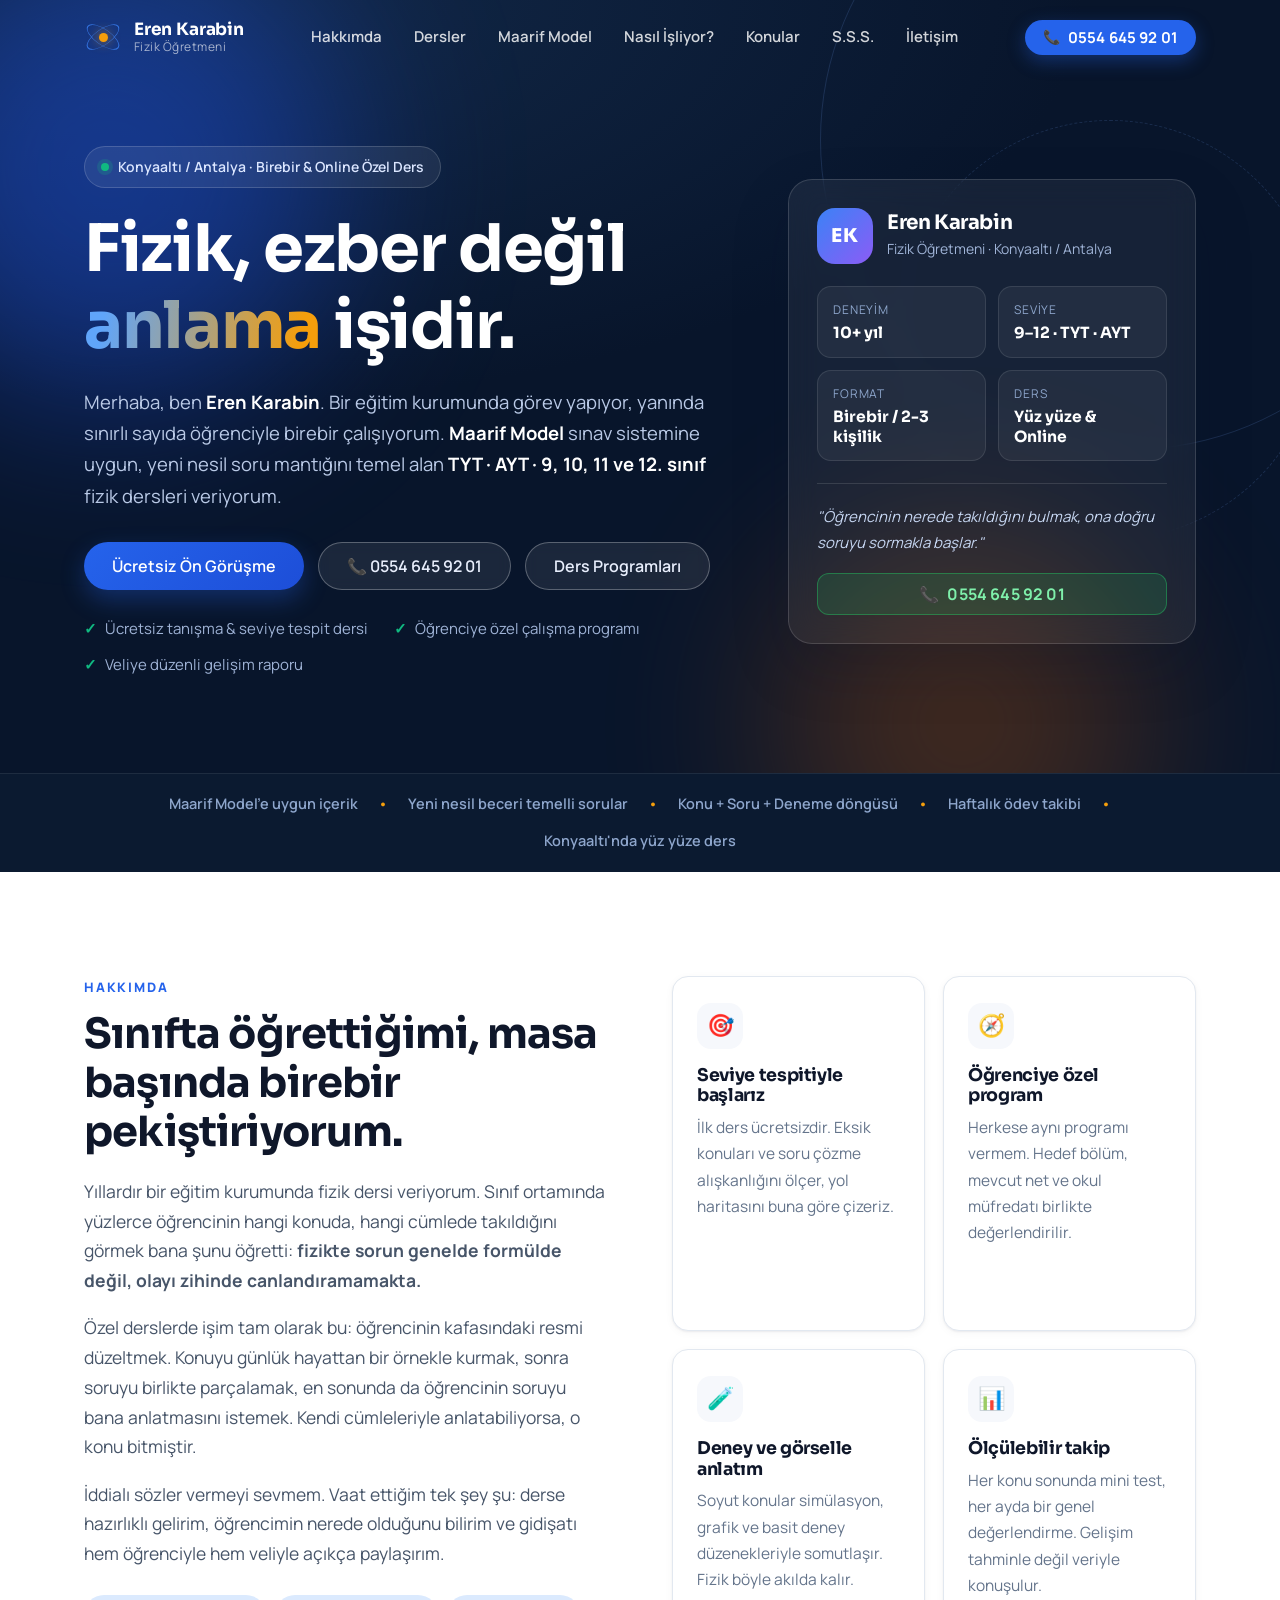
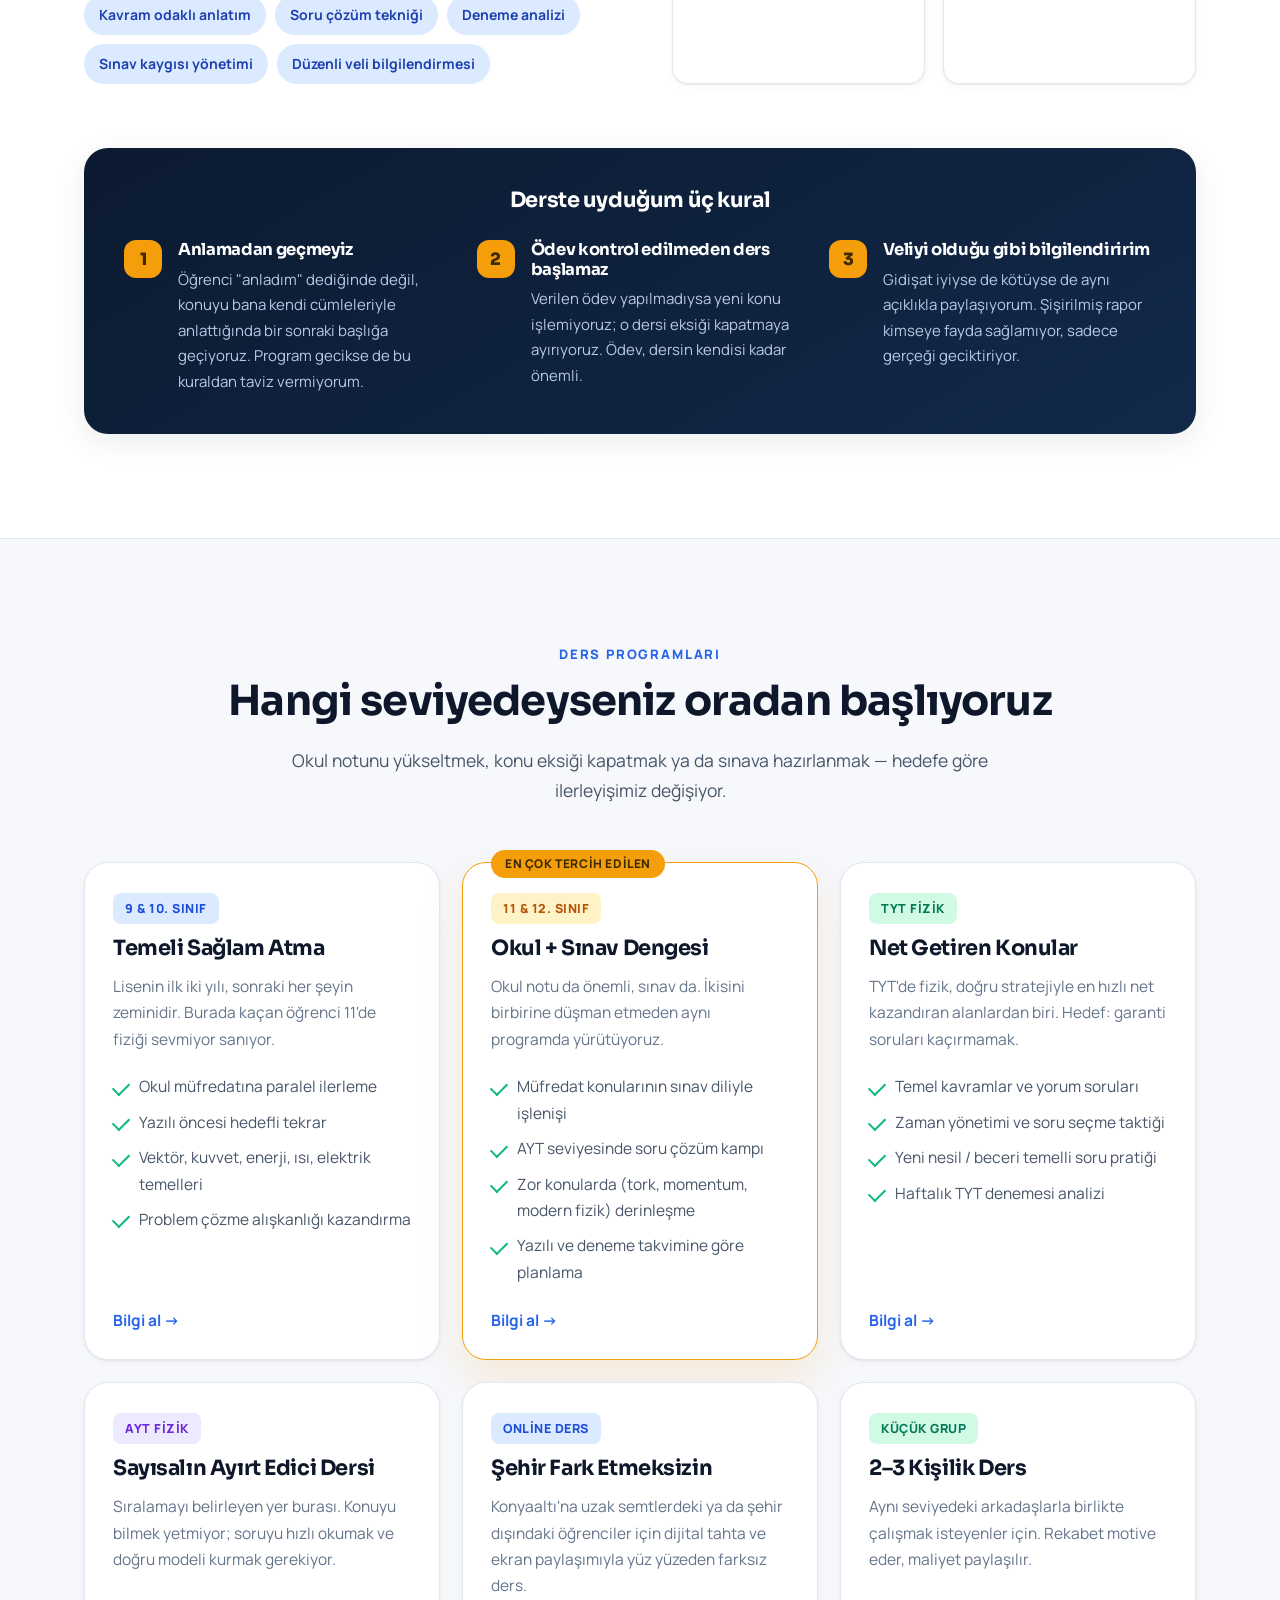
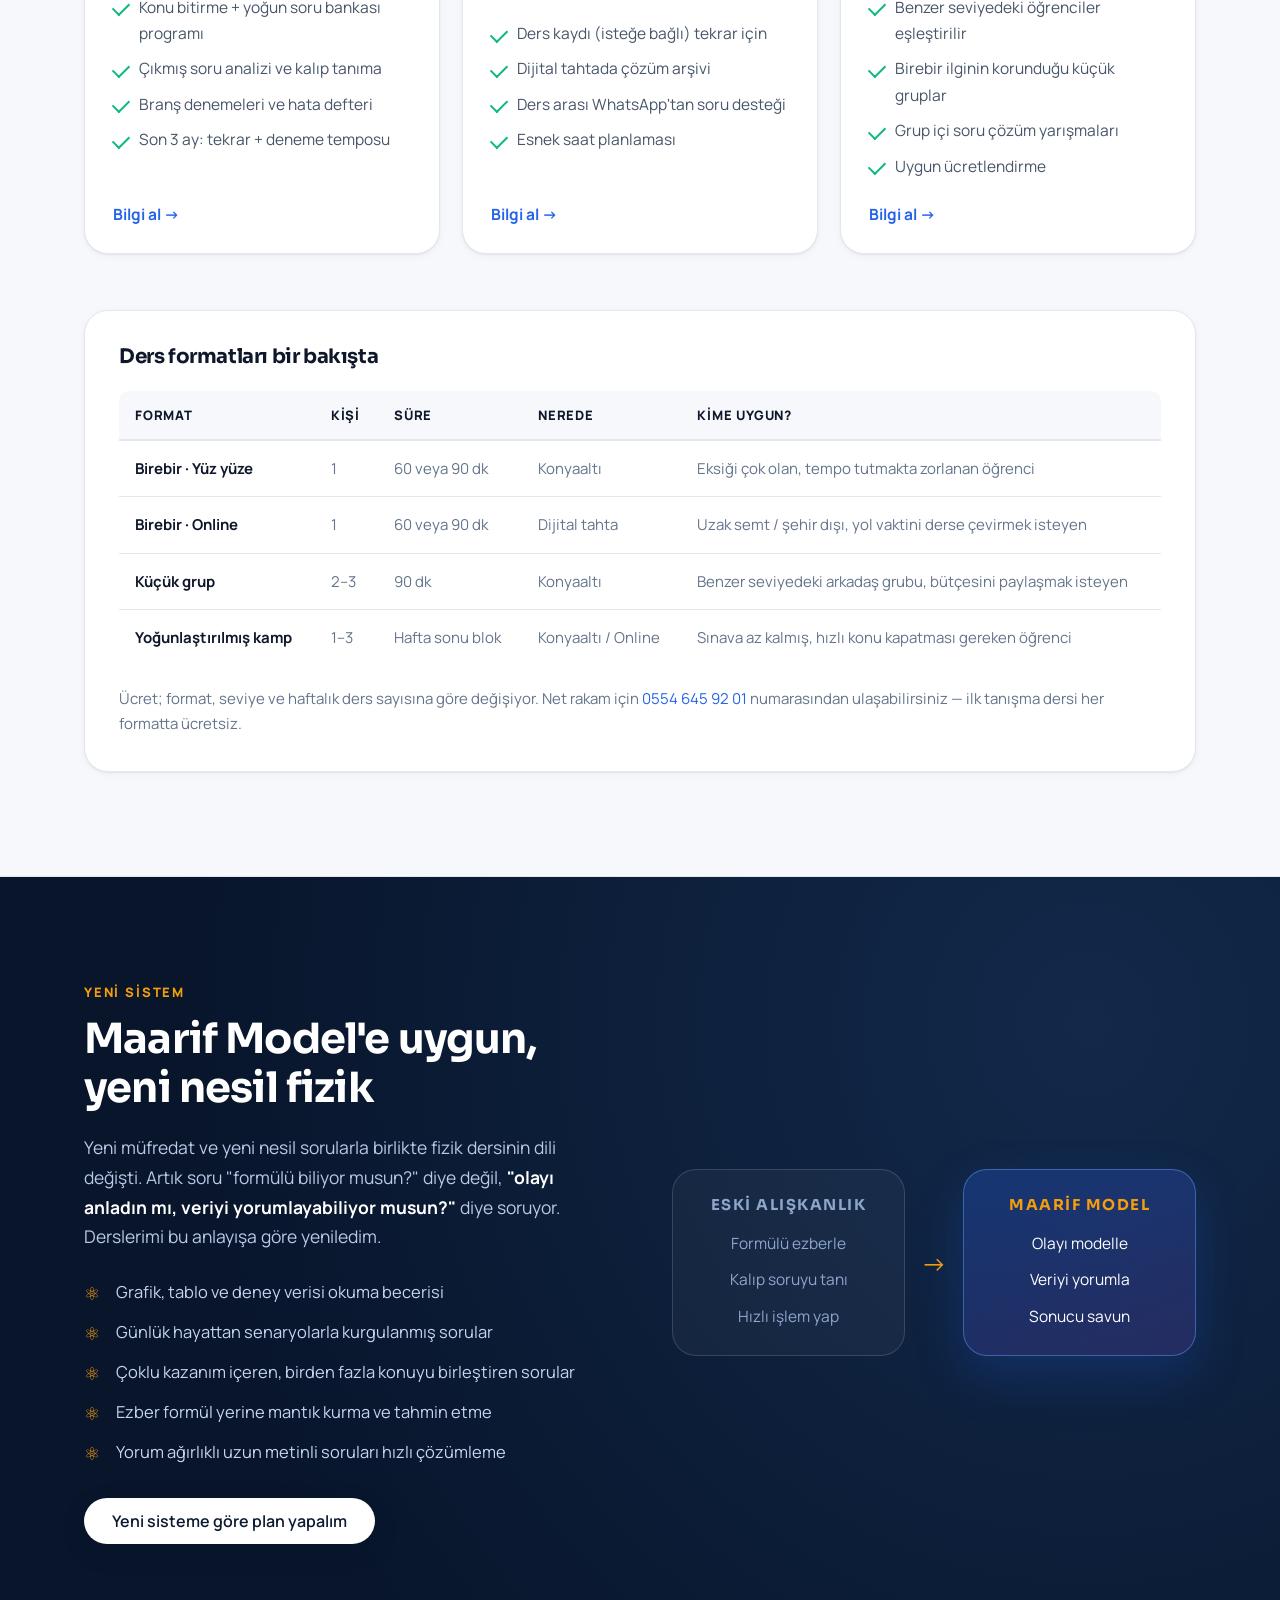
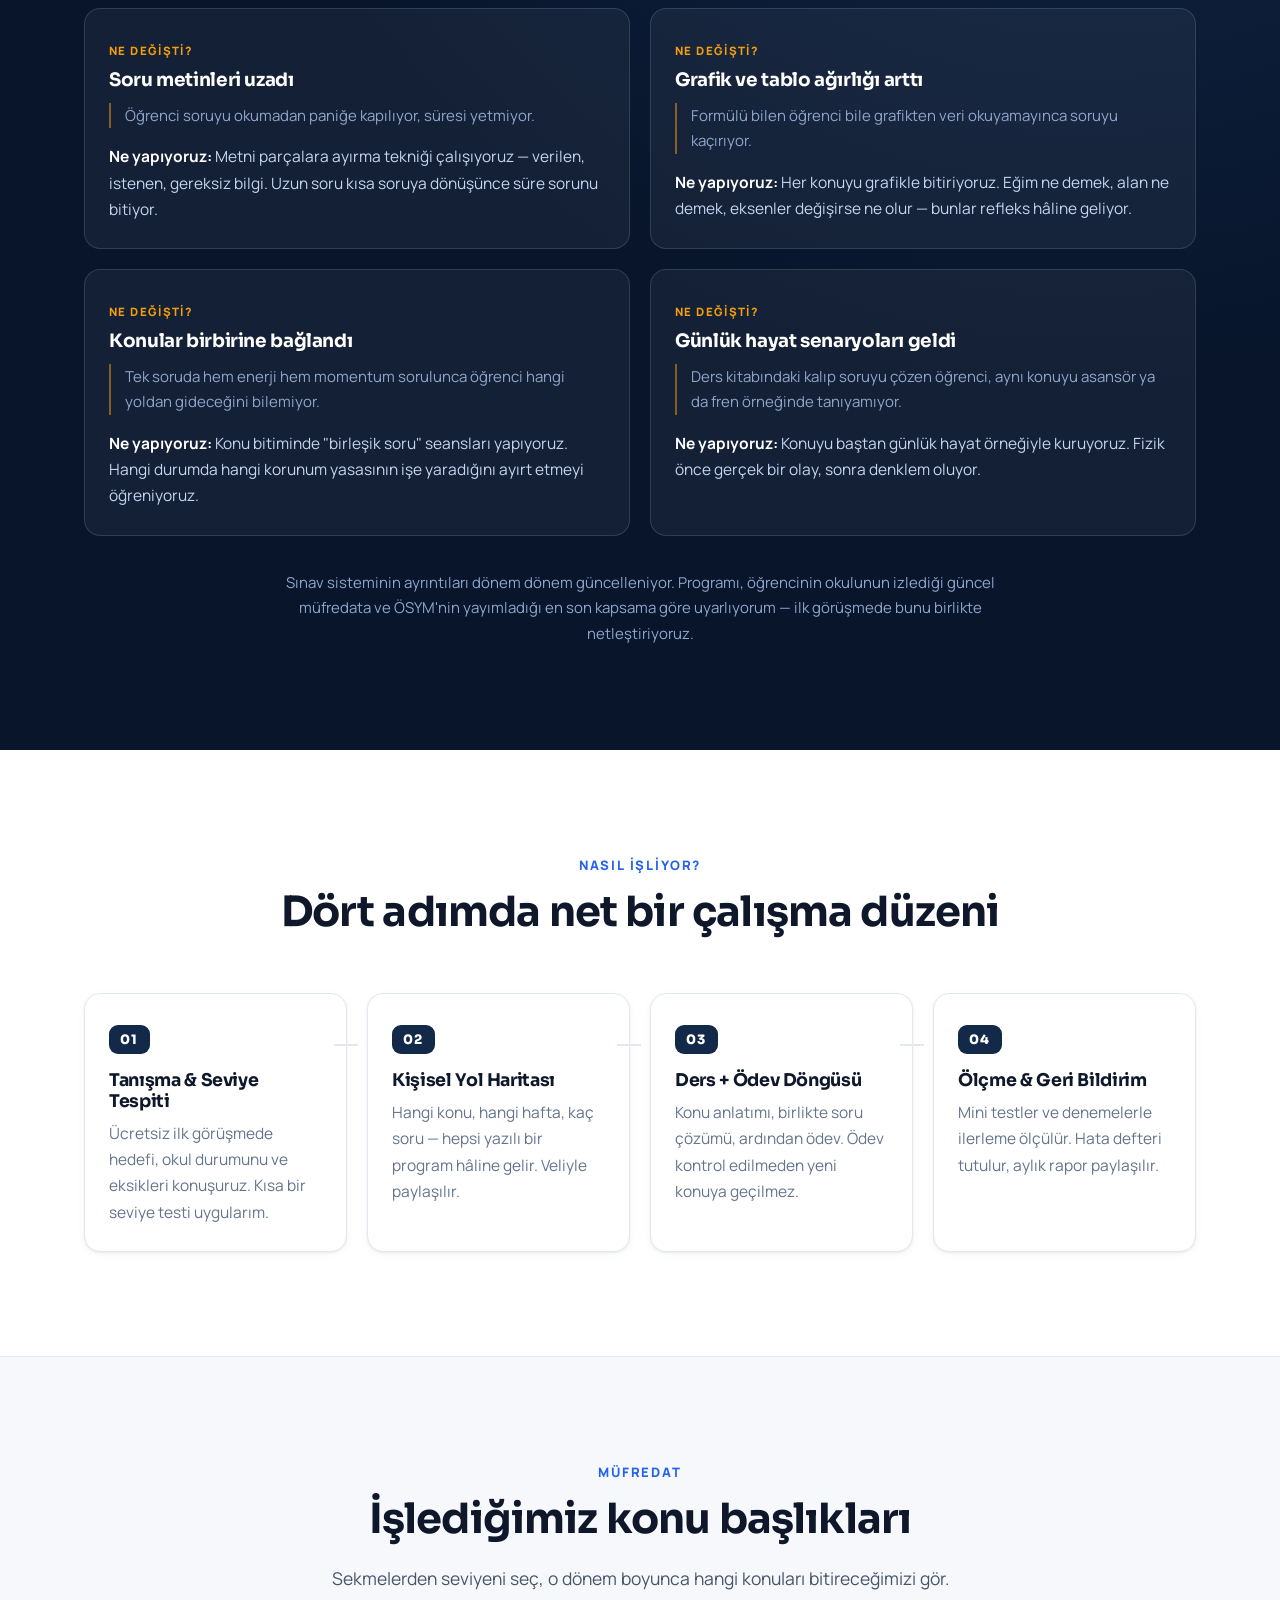
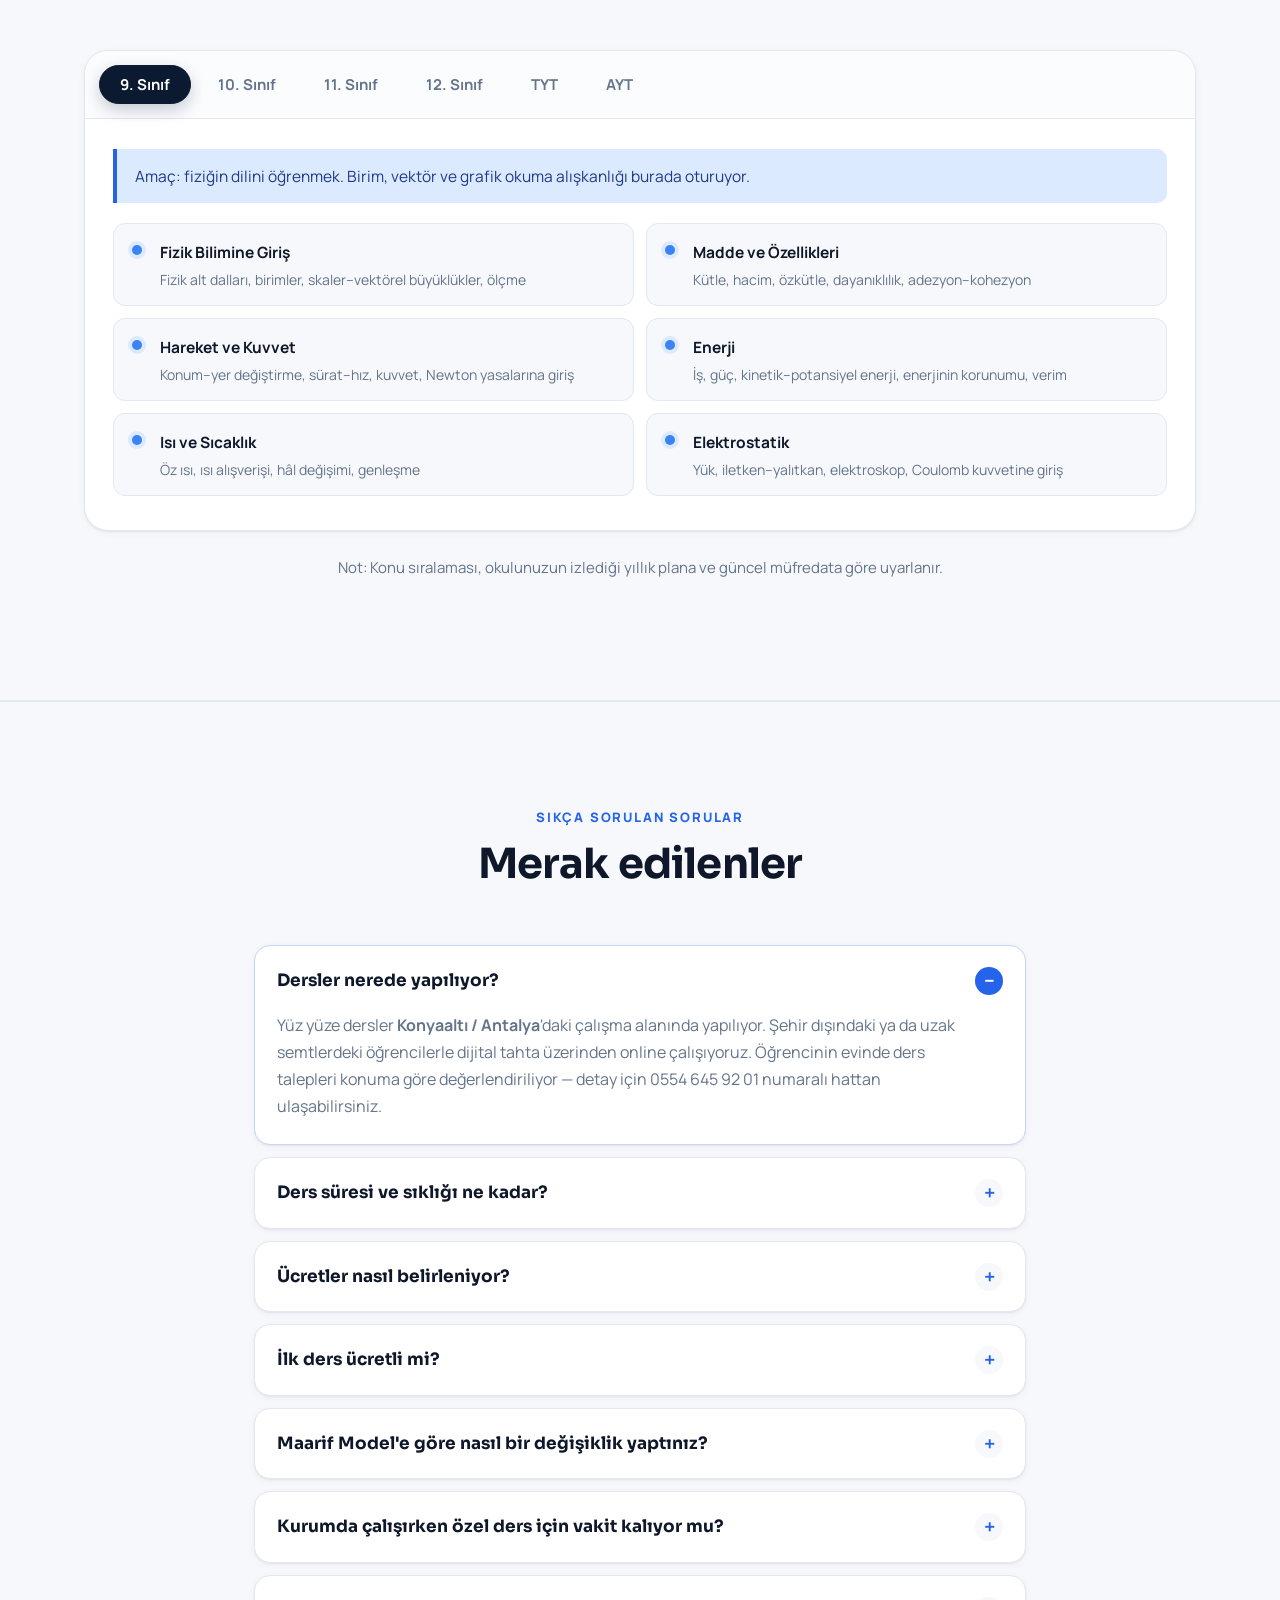
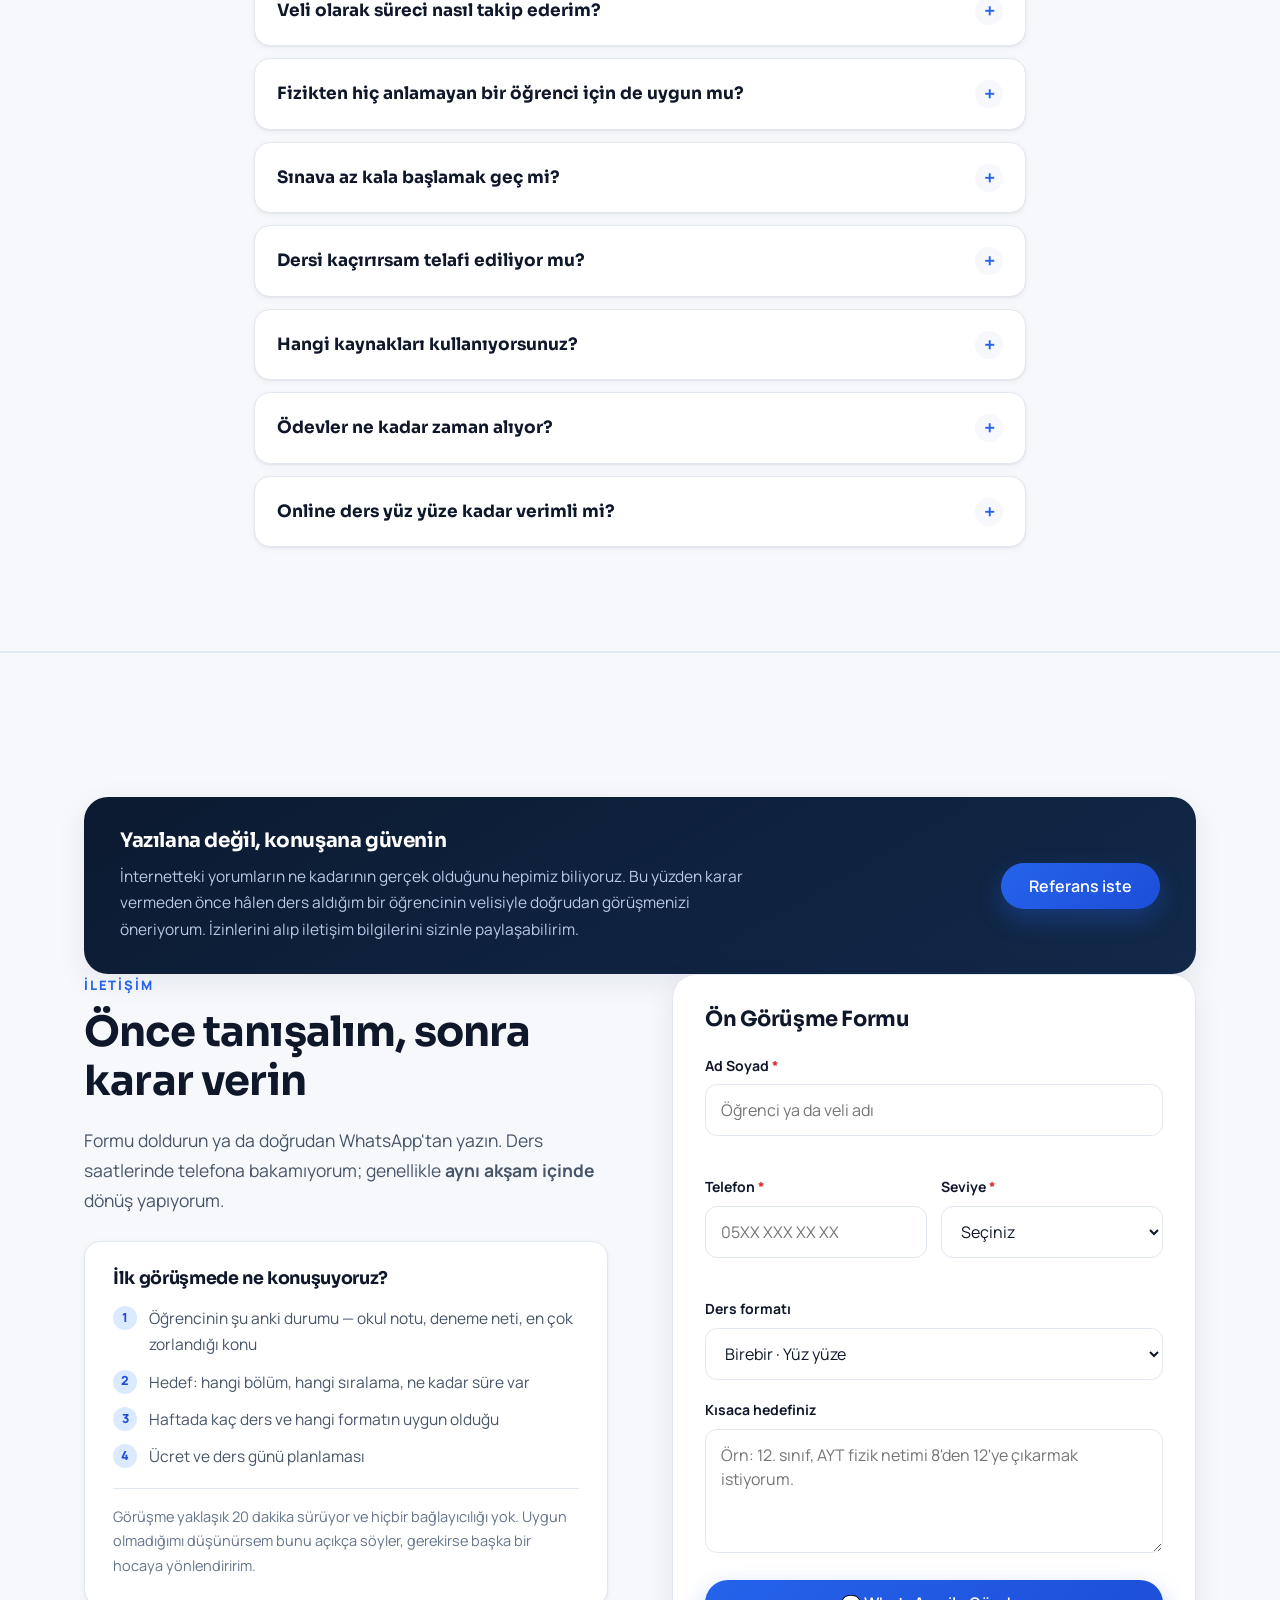
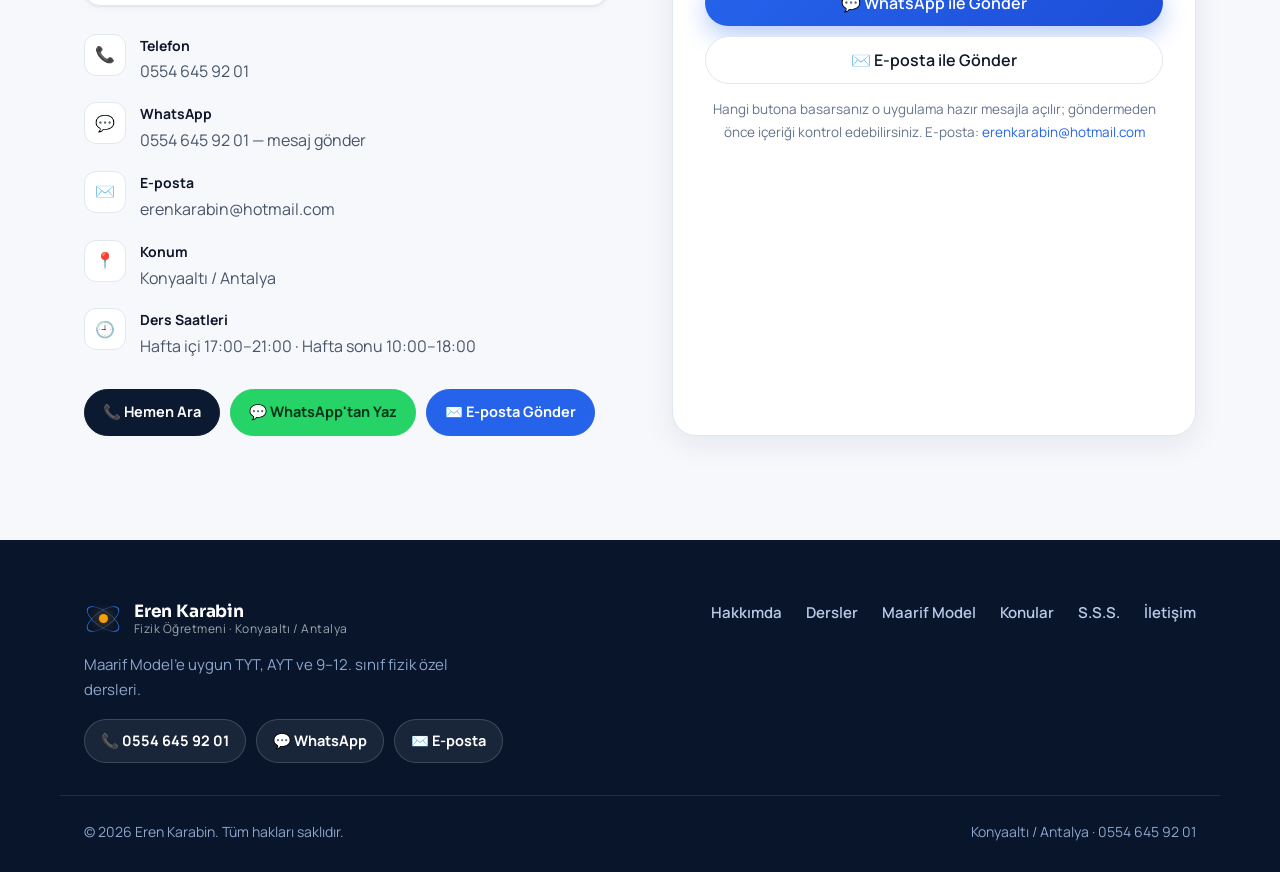
<file: index.html>
<!DOCTYPE html>
<html lang="tr">
<head>
<meta charset="UTF-8" />
<meta name="viewport" content="width=device-width, initial-scale=1" />
<title>Eren Karabin | Antalya Fizik Özel Ders — TYT · AYT · 9-12. Sınıf</title>
<meta name="description" content="Eren Karabin ile Konyaaltı/Antalya'da fizik özel ders. Maarif Model sınav sistemine uygun TYT, AYT ve 9-10-11-12. sınıf birebir fizik dersleri. İletişim: 0554 645 92 01" />
<meta name="author" content="Eren Karabin" />
<meta name="theme-color" content="#0b1a30" />
<link rel="canonical" href="https://www.erenkarabin.com/" />

<!-- Sosyal medya paylaşım etiketleri -->
<meta property="og:type" content="website" />
<meta property="og:site_name" content="Eren Karabin — Fizik Özel Ders" />
<meta property="og:url" content="https://www.erenkarabin.com/" />
<meta property="og:title" content="Eren Karabin | Konyaaltı Antalya Fizik Özel Ders" />
<meta property="og:description" content="Maarif Model'e uygun TYT, AYT ve 9-12. sınıf birebir fizik dersleri. Konyaaltı/Antalya · 0554 645 92 01" />
<meta property="og:locale" content="tr_TR" />
<meta name="twitter:card" content="summary_large_image" />
<meta name="twitter:title" content="Eren Karabin | Konyaaltı Antalya Fizik Özel Ders" />
<meta name="twitter:description" content="Maarif Model'e uygun TYT, AYT ve 9-12. sınıf birebir fizik dersleri." />

<!-- Yerel arama sonuçları için yapılandırılmış veri -->
<script type="application/ld+json">
{
  "@context": "https://schema.org",
  "@type": "LocalBusiness",
  "name": "Eren Karabin — Fizik Özel Ders",
  "description": "Maarif Model sınav sistemine uygun TYT, AYT ve 9-12. sınıf fizik özel dersleri.",
  "url": "https://www.erenkarabin.com/",
  "telephone": "+90 554 645 92 01",
  "email": "erenkarabin@hotmail.com",
  "address": {
    "@type": "PostalAddress",
    "addressLocality": "Konyaaltı",
    "addressRegion": "Antalya",
    "addressCountry": "TR"
  },
  "areaServed": "Antalya",
  "priceRange": "$$",
  "openingHours": ["Mo-Fr 17:00-21:00", "Sa-Su 10:00-18:00"]
}
</script>

<link rel="preconnect" href="https://fonts.googleapis.com" />
<link rel="preconnect" href="https://fonts.gstatic.com" crossorigin />
<link href="https://fonts.googleapis.com/css2?family=Manrope:wght@400;500;600;700;800&family=Sora:wght@600;700;800&display=swap" rel="stylesheet" />
<link rel="stylesheet" href="css/style.css" />
<!-- JS varsa giriş animasyonlarını etkinleştir. JS yoksa içerik gizlenmeden gösterilir. -->
<script>document.documentElement.classList.add('js');</script>
<link rel="icon" href="data:image/svg+xml,<svg xmlns='http://www.w3.org/2000/svg' viewBox='0 0 100 100'><text y='.9em' font-size='90'>⚛️</text></svg>" />
</head>
<body>

<a class="skip-link" href="#anasayfa">İçeriğe geç</a>

<!-- ============ ÜST BAR ============ -->
<header class="site-header" id="siteHeader">
  <div class="container header-inner">
    <a href="#anasayfa" class="brand" aria-label="Eren Karabin ana sayfa">
      <span class="brand-mark" aria-hidden="true">
        <span class="nucleus"></span>
        <span class="ring ring-1"></span>
        <span class="ring ring-2"></span>
      </span>
      <span class="brand-text">
        <strong>Eren Karabin</strong>
        <small>Fizik Öğretmeni</small>
      </span>
    </a>

    <nav class="nav" id="nav" aria-label="Ana menü">
      <a href="#hakkimda">Hakkımda</a>
      <a href="#dersler">Dersler</a>
      <a href="#maarif">Maarif Model</a>
      <a href="#surec">Nasıl İşliyor?</a>
      <a href="#konular">Konular</a>
      <a href="#sss">S.S.S.</a>
      <a href="#iletisim">İletişim</a>
    </nav>

    <div class="header-actions">
      <a href="tel:+905546459201" class="header-call">
        <span class="header-call-icon" aria-hidden="true">📞</span>
        <span class="header-call-no">0554&nbsp;645&nbsp;92&nbsp;01</span>
      </a>

      <button class="nav-toggle" id="navToggle" aria-label="Menüyü aç" aria-expanded="false" aria-controls="nav">
        <span></span><span></span><span></span>
      </button>
    </div>
  </div>
</header>

<main id="anasayfa">

  <!-- ============ HERO ============ -->
  <section class="hero">
    <div class="hero-bg" aria-hidden="true">
      <div class="orbit orbit-a"></div>
      <div class="orbit orbit-b"></div>
      <div class="glow glow-1"></div>
      <div class="glow glow-2"></div>
    </div>

    <div class="container hero-inner">
      <div class="hero-copy">
        <span class="badge"><span class="dot"></span> Konyaaltı / Antalya · Birebir &amp; Online Özel Ders</span>
        <h1>Fizik, ezber değil<br /><span class="grad">anlama</span> işidir.</h1>
        <p class="lead">
          Merhaba, ben <strong>Eren Karabin</strong>. Bir eğitim kurumunda görev yapıyor,
          yanında sınırlı sayıda öğrenciyle birebir çalışıyorum. <strong>Maarif Model</strong>
          sınav sistemine uygun, yeni nesil soru mantığını temel alan
          <strong>TYT · AYT · 9, 10, 11 ve 12. sınıf</strong> fizik dersleri veriyorum.
        </p>

        <div class="hero-actions">
          <a href="https://wa.me/905546459201?text=Merhaba%20Eren%20Hocam%2C%20fizik%20özel%20ders%20hakkında%20bilgi%20almak%20istiyorum." class="btn btn-primary" target="_blank" rel="noopener">Ücretsiz Ön Görüşme</a>
          <a href="tel:+905546459201" class="btn btn-ghost">📞 0554&nbsp;645&nbsp;92&nbsp;01</a>
          <a href="#dersler" class="btn btn-ghost">Ders Programları</a>
        </div>

        <ul class="hero-trust">
          <li><span aria-hidden="true">✓</span> Ücretsiz tanışma &amp; seviye tespit dersi</li>
          <li><span aria-hidden="true">✓</span> Öğrenciye özel çalışma programı</li>
          <li><span aria-hidden="true">✓</span> Veliye düzenli gelişim raporu</li>
        </ul>
      </div>

      <aside class="hero-card" aria-label="Özet bilgiler">
        <div class="hero-card-head">
          <span class="avatar" aria-hidden="true">EK</span>
          <div>
            <h2>Eren Karabin</h2>
            <p>Fizik Öğretmeni · Konyaaltı / Antalya</p>
          </div>
        </div>

        <dl class="mini-stats">
          <div><dt>Deneyim</dt><dd>10+ yıl</dd></div>
          <div><dt>Seviye</dt><dd>9–12 · TYT · AYT</dd></div>
          <div><dt>Format</dt><dd>Birebir / 2-3 kişilik</dd></div>
          <div><dt>Ders</dt><dd>Yüz yüze &amp; Online</dd></div>
        </dl>

        <div class="hero-card-foot">
          <p>"Öğrencinin nerede takıldığını bulmak, ona doğru soruyu sormakla başlar."</p>
          <a class="hero-card-call" href="tel:+905546459201">
            <span aria-hidden="true">📞</span> 0554&nbsp;645&nbsp;92&nbsp;01
          </a>
        </div>
      </aside>
    </div>
  </section>

  <!-- ============ ŞERİT ============ -->
  <section class="strip" aria-label="Öne çıkan başlıklar">
    <div class="container strip-inner">
      <span>Maarif Model'e uygun içerik</span>
      <span aria-hidden="true">•</span>
      <span>Yeni nesil beceri temelli sorular</span>
      <span aria-hidden="true">•</span>
      <span>Konu + Soru + Deneme döngüsü</span>
      <span aria-hidden="true">•</span>
      <span>Haftalık ödev takibi</span>
      <span aria-hidden="true">•</span>
      <span>Konyaaltı'nda yüz yüze ders</span>
    </div>
  </section>

  <!-- ============ HAKKIMDA ============ -->
  <section id="hakkimda" class="section">
    <div class="container grid-2">
      <div class="reveal">
        <p class="eyebrow">Hakkımda</p>
        <h2 class="section-title">Sınıfta öğrettiğimi, masa başında birebir pekiştiriyorum.</h2>
        <p class="section-text">
          Yıllardır bir eğitim kurumunda fizik dersi veriyorum. Sınıf ortamında yüzlerce öğrencinin
          hangi konuda, hangi cümlede takıldığını görmek bana şunu öğretti: <strong>fizikte sorun
          genelde formülde değil, olayı zihinde canlandıramamakta.</strong>
        </p>
        <p class="section-text">
          Özel derslerde işim tam olarak bu: öğrencinin kafasındaki resmi düzeltmek. Konuyu günlük
          hayattan bir örnekle kurmak, sonra soruyu birlikte parçalamak, en sonunda da öğrencinin
          soruyu bana anlatmasını istemek. Kendi cümleleriyle anlatabiliyorsa, o konu bitmiştir.
        </p>
        <p class="section-text">
          İddialı sözler vermeyi sevmem. Vaat ettiğim tek şey şu: derse hazırlıklı gelirim,
          öğrencimin nerede olduğunu bilirim ve gidişatı hem öğrenciyle hem veliyle açıkça paylaşırım.
        </p>

        <div class="chips">
          <span class="chip">Kavram odaklı anlatım</span>
          <span class="chip">Soru çözüm tekniği</span>
          <span class="chip">Deneme analizi</span>
          <span class="chip">Sınav kaygısı yönetimi</span>
          <span class="chip">Düzenli veli bilgilendirmesi</span>
        </div>
      </div>

      <div class="feature-grid reveal">
        <article class="feature">
          <span class="feature-icon" aria-hidden="true">🎯</span>
          <h3>Seviye tespitiyle başlarız</h3>
          <p>İlk ders ücretsizdir. Eksik konuları ve soru çözme alışkanlığını ölçer, yol haritasını buna göre çizeriz.</p>
        </article>
        <article class="feature">
          <span class="feature-icon" aria-hidden="true">🧭</span>
          <h3>Öğrenciye özel program</h3>
          <p>Herkese aynı programı vermem. Hedef bölüm, mevcut net ve okul müfredatı birlikte değerlendirilir.</p>
        </article>
        <article class="feature">
          <span class="feature-icon" aria-hidden="true">🧪</span>
          <h3>Deney ve görselle anlatım</h3>
          <p>Soyut konular simülasyon, grafik ve basit deney düzenekleriyle somutlaşır. Fizik böyle akılda kalır.</p>
        </article>
        <article class="feature">
          <span class="feature-icon" aria-hidden="true">📊</span>
          <h3>Ölçülebilir takip</h3>
          <p>Her konu sonunda mini test, her ayda bir genel değerlendirme. Gelişim tahminle değil veriyle konuşulur.</p>
        </article>
      </div>
    </div>

    <div class="container">
      <div class="principles reveal">
        <h3 class="principles-title">Derste uyduğum üç kural</h3>
        <div class="principles-grid">
          <div class="principle">
            <span class="principle-no">1</span>
            <div>
              <h4>Anlamadan geçmeyiz</h4>
              <p>Öğrenci "anladım" dediğinde değil, konuyu bana kendi cümleleriyle anlattığında bir sonraki başlığa geçiyoruz. Program gecikse de bu kuraldan taviz vermiyorum.</p>
            </div>
          </div>
          <div class="principle">
            <span class="principle-no">2</span>
            <div>
              <h4>Ödev kontrol edilmeden ders başlamaz</h4>
              <p>Verilen ödev yapılmadıysa yeni konu işlemiyoruz; o dersi eksiği kapatmaya ayırıyoruz. Ödev, dersin kendisi kadar önemli.</p>
            </div>
          </div>
          <div class="principle">
            <span class="principle-no">3</span>
            <div>
              <h4>Veliyi olduğu gibi bilgilendiririm</h4>
              <p>Gidişat iyiyse de kötüyse de aynı açıklıkla paylaşıyorum. Şişirilmiş rapor kimseye fayda sağlamıyor, sadece gerçeği geciktiriyor.</p>
            </div>
          </div>
        </div>
      </div>
    </div>
  </section>

  <!-- ============ DERSLER ============ -->
  <section id="dersler" class="section section-alt">
    <div class="container">
      <div class="section-head reveal">
        <p class="eyebrow">Ders Programları</p>
        <h2 class="section-title">Hangi seviyedeyseniz oradan başlıyoruz</h2>
        <p class="section-text center">
          Okul notunu yükseltmek, konu eksiği kapatmak ya da sınava hazırlanmak — hedefe göre
          ilerleyişimiz değişiyor.
        </p>
      </div>

      <div class="cards">
        <article class="card reveal">
          <div class="card-top">
            <span class="tag tag-blue">9 &amp; 10. Sınıf</span>
            <h3>Temeli Sağlam Atma</h3>
          </div>
          <p>Lisenin ilk iki yılı, sonraki her şeyin zeminidir. Burada kaçan öğrenci 11'de fiziği sevmiyor sanıyor.</p>
          <ul class="card-list">
            <li>Okul müfredatına paralel ilerleme</li>
            <li>Yazılı öncesi hedefli tekrar</li>
            <li>Vektör, kuvvet, enerji, ısı, elektrik temelleri</li>
            <li>Problem çözme alışkanlığı kazandırma</li>
          </ul>
          <a href="#iletisim" class="card-link">Bilgi al →</a>
        </article>

        <article class="card card-featured reveal">
          <span class="ribbon">En çok tercih edilen</span>
          <div class="card-top">
            <span class="tag tag-amber">11 &amp; 12. Sınıf</span>
            <h3>Okul + Sınav Dengesi</h3>
          </div>
          <p>Okul notu da önemli, sınav da. İkisini birbirine düşman etmeden aynı programda yürütüyoruz.</p>
          <ul class="card-list">
            <li>Müfredat konularının sınav diliyle işlenişi</li>
            <li>AYT seviyesinde soru çözüm kampı</li>
            <li>Zor konularda (tork, momentum, modern fizik) derinleşme</li>
            <li>Yazılı ve deneme takvimine göre planlama</li>
          </ul>
          <a href="#iletisim" class="card-link">Bilgi al →</a>
        </article>

        <article class="card reveal">
          <div class="card-top">
            <span class="tag tag-green">TYT Fizik</span>
            <h3>Net Getiren Konular</h3>
          </div>
          <p>TYT'de fizik, doğru stratejiyle en hızlı net kazandıran alanlardan biri. Hedef: garanti soruları kaçırmamak.</p>
          <ul class="card-list">
            <li>Temel kavramlar ve yorum soruları</li>
            <li>Zaman yönetimi ve soru seçme taktiği</li>
            <li>Yeni nesil / beceri temelli soru pratiği</li>
            <li>Haftalık TYT denemesi analizi</li>
          </ul>
          <a href="#iletisim" class="card-link">Bilgi al →</a>
        </article>

        <article class="card reveal">
          <div class="card-top">
            <span class="tag tag-purple">AYT Fizik</span>
            <h3>Sayısalın Ayırt Edici Dersi</h3>
          </div>
          <p>Sıralamayı belirleyen yer burası. Konuyu bilmek yetmiyor; soruyu hızlı okumak ve doğru modeli kurmak gerekiyor.</p>
          <ul class="card-list">
            <li>Konu bitirme + yoğun soru bankası programı</li>
            <li>Çıkmış soru analizi ve kalıp tanıma</li>
            <li>Branş denemeleri ve hata defteri</li>
            <li>Son 3 ay: tekrar + deneme temposu</li>
          </ul>
          <a href="#iletisim" class="card-link">Bilgi al →</a>
        </article>

        <article class="card reveal">
          <div class="card-top">
            <span class="tag tag-blue">Online Ders</span>
            <h3>Şehir Fark Etmeksizin</h3>
          </div>
          <p>Konyaaltı'na uzak semtlerdeki ya da şehir dışındaki öğrenciler için dijital tahta ve ekran paylaşımıyla yüz yüzeden farksız ders.</p>
          <ul class="card-list">
            <li>Ders kaydı (isteğe bağlı) tekrar için</li>
            <li>Dijital tahtada çözüm arşivi</li>
            <li>Ders arası WhatsApp'tan soru desteği</li>
            <li>Esnek saat planlaması</li>
          </ul>
          <a href="#iletisim" class="card-link">Bilgi al →</a>
        </article>

        <article class="card reveal">
          <div class="card-top">
            <span class="tag tag-green">Küçük Grup</span>
            <h3>2–3 Kişilik Ders</h3>
          </div>
          <p>Aynı seviyedeki arkadaşlarla birlikte çalışmak isteyenler için. Rekabet motive eder, maliyet paylaşılır.</p>
          <ul class="card-list">
            <li>Benzer seviyedeki öğrenciler eşleştirilir</li>
            <li>Birebir ilginin korunduğu küçük gruplar</li>
            <li>Grup içi soru çözüm yarışmaları</li>
            <li>Uygun ücretlendirme</li>
          </ul>
          <a href="#iletisim" class="card-link">Bilgi al →</a>
        </article>
      </div>

      <div class="formats reveal">
        <h3 class="formats-title">Ders formatları bir bakışta</h3>
        <div class="table-scroll">
          <table class="format-table">
            <thead>
              <tr>
                <th scope="col">Format</th>
                <th scope="col">Kişi</th>
                <th scope="col">Süre</th>
                <th scope="col">Nerede</th>
                <th scope="col">Kime uygun?</th>
              </tr>
            </thead>
            <tbody>
              <tr>
                <th scope="row">Birebir · Yüz yüze</th>
                <td>1</td>
                <td>60 veya 90 dk</td>
                <td>Konyaaltı</td>
                <td>Eksiği çok olan, tempo tutmakta zorlanan öğrenci</td>
              </tr>
              <tr>
                <th scope="row">Birebir · Online</th>
                <td>1</td>
                <td>60 veya 90 dk</td>
                <td>Dijital tahta</td>
                <td>Uzak semt / şehir dışı, yol vaktini derse çevirmek isteyen</td>
              </tr>
              <tr>
                <th scope="row">Küçük grup</th>
                <td>2–3</td>
                <td>90 dk</td>
                <td>Konyaaltı</td>
                <td>Benzer seviyedeki arkadaş grubu, bütçesini paylaşmak isteyen</td>
              </tr>
              <tr>
                <th scope="row">Yoğunlaştırılmış kamp</th>
                <td>1–3</td>
                <td>Hafta sonu blok</td>
                <td>Konyaaltı / Online</td>
                <td>Sınava az kalmış, hızlı konu kapatması gereken öğrenci</td>
              </tr>
            </tbody>
          </table>
        </div>
        <p class="formats-note">
          Ücret; format, seviye ve haftalık ders sayısına göre değişiyor.
          Net rakam için <a href="tel:+905546459201">0554&nbsp;645&nbsp;92&nbsp;01</a> numarasından ulaşabilirsiniz —
          ilk tanışma dersi her formatta ücretsiz.
        </p>
      </div>
    </div>
  </section>

  <!-- ============ MAARİF MODEL ============ -->
  <section id="maarif" class="section maarif">
    <div class="container grid-2 align-center">
      <div class="reveal">
        <p class="eyebrow light">Yeni Sistem</p>
        <h2 class="section-title light">Maarif Model'e uygun, yeni nesil fizik</h2>
        <p class="section-text light">
          Yeni müfredat ve yeni nesil sorularla birlikte fizik dersinin dili değişti. Artık soru
          "formülü biliyor musun?" diye değil, <strong>"olayı anladın mı, veriyi yorumlayabiliyor
          musun?"</strong> diye soruyor. Derslerimi bu anlayışa göre yeniledim.
        </p>
        <ul class="check-list light">
          <li>Grafik, tablo ve deney verisi okuma becerisi</li>
          <li>Günlük hayattan senaryolarla kurgulanmış sorular</li>
          <li>Çoklu kazanım içeren, birden fazla konuyu birleştiren sorular</li>
          <li>Ezber formül yerine mantık kurma ve tahmin etme</li>
          <li>Yorum ağırlıklı uzun metinli soruları hızlı çözümleme</li>
        </ul>
        <a href="#iletisim" class="btn btn-light">Yeni sisteme göre plan yapalım</a>
      </div>

      <div class="maarif-visual reveal" aria-hidden="true">
        <div class="compare">
          <div class="compare-col old">
            <h3>Eski alışkanlık</h3>
            <p>Formülü ezberle</p>
            <p>Kalıp soruyu tanı</p>
            <p>Hızlı işlem yap</p>
          </div>
          <div class="compare-arrow">→</div>
          <div class="compare-col new">
            <h3>Maarif Model</h3>
            <p>Olayı modelle</p>
            <p>Veriyi yorumla</p>
            <p>Sonucu savun</p>
          </div>
        </div>
      </div>
    </div>

    <div class="container">
      <div class="shift-grid">
        <article class="shift reveal">
          <span class="shift-label">Ne değişti?</span>
          <h3>Soru metinleri uzadı</h3>
          <p class="shift-problem">Öğrenci soruyu okumadan paniğe kapılıyor, süresi yetmiyor.</p>
          <p class="shift-answer"><strong>Ne yapıyoruz:</strong> Metni parçalara ayırma tekniği çalışıyoruz — verilen, istenen, gereksiz bilgi. Uzun soru kısa soruya dönüşünce süre sorunu bitiyor.</p>
        </article>

        <article class="shift reveal">
          <span class="shift-label">Ne değişti?</span>
          <h3>Grafik ve tablo ağırlığı arttı</h3>
          <p class="shift-problem">Formülü bilen öğrenci bile grafikten veri okuyamayınca soruyu kaçırıyor.</p>
          <p class="shift-answer"><strong>Ne yapıyoruz:</strong> Her konuyu grafikle bitiriyoruz. Eğim ne demek, alan ne demek, eksenler değişirse ne olur — bunlar refleks hâline geliyor.</p>
        </article>

        <article class="shift reveal">
          <span class="shift-label">Ne değişti?</span>
          <h3>Konular birbirine bağlandı</h3>
          <p class="shift-problem">Tek soruda hem enerji hem momentum sorulunca öğrenci hangi yoldan gideceğini bilemiyor.</p>
          <p class="shift-answer"><strong>Ne yapıyoruz:</strong> Konu bitiminde "birleşik soru" seansları yapıyoruz. Hangi durumda hangi korunum yasasının işe yaradığını ayırt etmeyi öğreniyoruz.</p>
        </article>

        <article class="shift reveal">
          <span class="shift-label">Ne değişti?</span>
          <h3>Günlük hayat senaryoları geldi</h3>
          <p class="shift-problem">Ders kitabındaki kalıp soruyu çözen öğrenci, aynı konuyu asansör ya da fren örneğinde tanıyamıyor.</p>
          <p class="shift-answer"><strong>Ne yapıyoruz:</strong> Konuyu baştan günlük hayat örneğiyle kuruyoruz. Fizik önce gerçek bir olay, sonra denklem oluyor.</p>
        </article>
      </div>

      <p class="maarif-note reveal">
        Sınav sisteminin ayrıntıları dönem dönem güncelleniyor. Programı, öğrencinin okulunun izlediği
        güncel müfredata ve ÖSYM'nin yayımladığı en son kapsama göre uyarlıyorum — ilk görüşmede
        bunu birlikte netleştiriyoruz.
      </p>
    </div>
  </section>

  <!-- ============ SÜREÇ ============ -->
  <section id="surec" class="section">
    <div class="container">
      <div class="section-head reveal">
        <p class="eyebrow">Nasıl İşliyor?</p>
        <h2 class="section-title">Dört adımda net bir çalışma düzeni</h2>
      </div>

      <ol class="steps">
        <li class="step reveal">
          <span class="step-no">01</span>
          <h3>Tanışma &amp; Seviye Tespiti</h3>
          <p>Ücretsiz ilk görüşmede hedefi, okul durumunu ve eksikleri konuşuruz. Kısa bir seviye testi uygularım.</p>
        </li>
        <li class="step reveal">
          <span class="step-no">02</span>
          <h3>Kişisel Yol Haritası</h3>
          <p>Hangi konu, hangi hafta, kaç soru — hepsi yazılı bir program hâline gelir. Veliyle paylaşılır.</p>
        </li>
        <li class="step reveal">
          <span class="step-no">03</span>
          <h3>Ders + Ödev Döngüsü</h3>
          <p>Konu anlatımı, birlikte soru çözümü, ardından ödev. Ödev kontrol edilmeden yeni konuya geçilmez.</p>
        </li>
        <li class="step reveal">
          <span class="step-no">04</span>
          <h3>Ölçme &amp; Geri Bildirim</h3>
          <p>Mini testler ve denemelerle ilerleme ölçülür. Hata defteri tutulur, aylık rapor paylaşılır.</p>
        </li>
      </ol>
    </div>
  </section>

  <!-- ============ KONULAR ============ -->
  <section id="konular" class="section section-alt">
    <div class="container">
      <div class="section-head reveal">
        <p class="eyebrow">Müfredat</p>
        <h2 class="section-title">İşlediğimiz konu başlıkları</h2>
        <p class="section-text center">Sekmelerden seviyeni seç, o dönem boyunca hangi konuları bitireceğimizi gör.</p>
      </div>

      <div class="tabs reveal">
        <div class="tab-buttons" role="tablist" aria-label="Sınıf seviyeleri">
          <button class="tab-btn is-active" role="tab" aria-selected="true" aria-controls="panel-9" id="tab-9">9. Sınıf</button>
          <button class="tab-btn" role="tab" aria-selected="false" aria-controls="panel-10" id="tab-10">10. Sınıf</button>
          <button class="tab-btn" role="tab" aria-selected="false" aria-controls="panel-11" id="tab-11">11. Sınıf</button>
          <button class="tab-btn" role="tab" aria-selected="false" aria-controls="panel-12" id="tab-12">12. Sınıf</button>
          <button class="tab-btn" role="tab" aria-selected="false" aria-controls="panel-tyt" id="tab-tyt">TYT</button>
          <button class="tab-btn" role="tab" aria-selected="false" aria-controls="panel-ayt" id="tab-ayt">AYT</button>
        </div>

        <div class="tab-panels">
          <div class="tab-panel is-active" id="panel-9" role="tabpanel" aria-labelledby="tab-9">
            <p class="panel-intro">Amaç: fiziğin dilini öğrenmek. Birim, vektör ve grafik okuma alışkanlığı burada oturuyor.</p>
            <ul class="topic-list">
              <li><strong>Fizik Bilimine Giriş</strong><span>Fizik alt dalları, birimler, skaler–vektörel büyüklükler, ölçme</span></li>
              <li><strong>Madde ve Özellikleri</strong><span>Kütle, hacim, özkütle, dayanıklılık, adezyon–kohezyon</span></li>
              <li><strong>Hareket ve Kuvvet</strong><span>Konum–yer değiştirme, sürat–hız, kuvvet, Newton yasalarına giriş</span></li>
              <li><strong>Enerji</strong><span>İş, güç, kinetik–potansiyel enerji, enerjinin korunumu, verim</span></li>
              <li><strong>Isı ve Sıcaklık</strong><span>Öz ısı, ısı alışverişi, hâl değişimi, genleşme</span></li>
              <li><strong>Elektrostatik</strong><span>Yük, iletken–yalıtkan, elektroskop, Coulomb kuvvetine giriş</span></li>
            </ul>
          </div>

          <div class="tab-panel" id="panel-10" role="tabpanel" aria-labelledby="tab-10" hidden>
            <p class="panel-intro">Amaç: TYT'de en çok soru gelen alanları erkenden sağlamlaştırmak.</p>
            <ul class="topic-list">
              <li><strong>Elektrik ve Manyetizma</strong><span>Akım, direnç, Ohm yasası, devreler, mıknatıslar, manyetik alan</span></li>
              <li><strong>Basınç ve Kaldırma Kuvveti</strong><span>Katı–sıvı–gaz basıncı, Pascal, Archimedes, yüzme koşulları</span></li>
              <li><strong>Dalgalar</strong><span>Dalga özellikleri, yay–su–ses–deprem dalgaları, kırılma ve girişim</span></li>
              <li><strong>Optik</strong><span>Işığın yayılması, gölge, düzlem ve küresel aynalar, mercekler, renk</span></li>
            </ul>
          </div>

          <div class="tab-panel" id="panel-11" role="tabpanel" aria-labelledby="tab-11" hidden>
            <p class="panel-intro">Amaç: AYT fiziğinin belkemiği olan mekaniği kurmak. Yılın en kritik dönemi burası.</p>
            <ul class="topic-list">
              <li><strong>Vektörler ve Bağıl Hareket</strong><span>Vektör toplama, bileşenlere ayırma, bağıl hız problemleri</span></li>
              <li><strong>Newton'ın Hareket Yasaları</strong><span>Serbest cisim diyagramı, sürtünme, eğik düzlem, sistemler</span></li>
              <li><strong>Bir Boyutta Sabit İvmeli Hareket</strong><span>Hareket denklemleri, hız–zaman ve konum–zaman grafikleri</span></li>
              <li><strong>İki Boyutta Hareket</strong><span>Yatay ve eğik atış, bileşke hareket, menzil hesapları</span></li>
              <li><strong>Enerji ve Hareket</strong><span>İş–enerji teoremi, korunumlu kuvvetler, güç ve verim</span></li>
              <li><strong>Tork, Denge ve Basit Makineler</strong><span>Moment, kütle merkezi, denge koşulları, kaldıraç–makara</span></li>
              <li><strong>İtme ve Çizgisel Momentum</strong><span>Momentumun korunumu, esnek ve esnek olmayan çarpışmalar</span></li>
              <li><strong>Elektriksel Kuvvet ve Alan</strong><span>Coulomb yasası, elektrik alan, potansiyel, sığa ve kondansatör</span></li>
              <li><strong>Manyetizma ve İndükleme</strong><span>Akımın manyetik etkisi, indüksiyon akımı, Lenz yasası, transformatör</span></li>
            </ul>
          </div>

          <div class="tab-panel" id="panel-12" role="tabpanel" aria-labelledby="tab-12" hidden>
            <p class="panel-intro">Amaç: yeni konuları bitirirken 11. sınıf tekrarını aksatmamak. Program ikisini paralel yürütür.</p>
            <ul class="topic-list">
              <li><strong>Düzgün Çembersel Hareket</strong><span>Açısal hız, merkezcik kuvvet, virajlar, konik sarkaç</span></li>
              <li><strong>Dönerek Öteleme ve Açısal Momentum</strong><span>Eylemsizlik momenti, açısal momentumun korunumu</span></li>
              <li><strong>Kütle Çekim ve Kepler Yasaları</strong><span>Newton'ın çekim yasası, uydu hareketi, kaçış hızı</span></li>
              <li><strong>Basit Harmonik Hareket</strong><span>Yay ve sarkaç, periyot–frekans, enerji dönüşümü</span></li>
              <li><strong>Dalga Mekaniği</strong><span>Girişim, kırınım, Doppler olayı, elektromanyetik dalgalar</span></li>
              <li><strong>Atom Fiziği ve Radyoaktivite</strong><span>Atom modelleri, çekirdek, yarılanma süresi, fisyon–füzyon</span></li>
              <li><strong>Modern Fizik</strong><span>Özel görelilik, fotoelektrik olay, Compton, De Broglie</span></li>
              <li><strong>Modern Fiziğin Uygulamaları</strong><span>Yarı iletkenler, LED, lazer, süper iletkenler, nanoteknoloji</span></li>
            </ul>
          </div>

          <div class="tab-panel" id="panel-tyt" role="tabpanel" aria-labelledby="tab-tyt" hidden>
            <p class="panel-intro">TYT'de fizik <strong>7 soru</strong>. Hedef: yorum ağırlıklı bu soruları hızlı ve garantili çözmek.</p>
            <ul class="topic-list">
              <li><strong>Fizik Bilimine Giriş &amp; Madde</strong><span>Birim çevirme, özkütle, temel kavram soruları — kolay net</span></li>
              <li><strong>Hareket, Kuvvet ve Newton</strong><span>Grafik okuma soruları, sürtünme, denge</span></li>
              <li><strong>İş, Güç ve Enerji</strong><span>Enerji dönüşümü ve korunumu, verim hesabı</span></li>
              <li><strong>Isı, Sıcaklık ve Genleşme</strong><span>Isı alışverişi, denge sıcaklığı, hâl değişim grafikleri</span></li>
              <li><strong>Basınç ve Kaldırma Kuvveti</strong><span>Sıvı basıncı, batma–yüzme, günlük hayat uygulamaları</span></li>
              <li><strong>Elektrostatik ve Elektrik Akımı</strong><span>Yükleme yöntemleri, basit devreler, ampul parlaklığı</span></li>
              <li><strong>Mıknatıslar ve Manyetik Alan</strong><span>Manyetik alan çizgileri, akımın manyetik etkisi</span></li>
              <li><strong>Dalgalar ve Optik</strong><span>Dalga türleri, aynalar, mercekler, görüntü çizimi</span></li>
              <li><strong>Yeni nesil soru kampı</strong><span>Uzun metin, grafik–tablo ve deney verisi içeren sorular</span></li>
            </ul>
          </div>

          <div class="tab-panel" id="panel-ayt" role="tabpanel" aria-labelledby="tab-ayt" hidden>
            <p class="panel-intro">AYT'de fizik <strong>14 soru</strong> — sayısalda sıralamayı en çok değiştiren derslerden biri.</p>
            <ul class="topic-list">
              <li><strong>Vektörler, Bağıl Hareket, Newton</strong><span>Kuvvet analizi ve sistem problemleri — en çok soru gelen blok</span></li>
              <li><strong>İki Boyutta Hareket ve Atışlar</strong><span>Yatay–eğik atış, bileşke hareket, menzil ve süre</span></li>
              <li><strong>Tork, Denge ve Kütle Merkezi</strong><span>Moment denklemleri, dengeleme, ağırlık merkezi</span></li>
              <li><strong>İtme–Momentum ve Çarpışmalar</strong><span>Korunum yasaları, patlama, esnek çarpışma</span></li>
              <li><strong>Elektriksel Kuvvet, Alan, Potansiyel</strong><span>Coulomb, alan çizgileri, iş–potansiyel, kondansatör</span></li>
              <li><strong>Manyetizma ve Alternatif Akım</strong><span>İndükleme, Lenz, transformatör, AA devreleri</span></li>
              <li><strong>Çembersel Hareket ve Kütle Çekim</strong><span>Merkezcil kuvvet, uydular, Kepler yasaları</span></li>
              <li><strong>Basit Harmonik Hareket ve Dalgalar</strong><span>Yay–sarkaç, girişim, kırınım, Doppler</span></li>
              <li><strong>Atom, Radyoaktivite, Modern Fizik</strong><span>Fotoelektrik, görelilik, yarılanma — kaçırılmaması gereken netler</span></li>
              <li><strong>Çıkmış soru analizi</strong><span>Son yılların soruları + haftalık branş denemesi ve hata defteri</span></li>
            </ul>
          </div>
        </div>
      </div>

      <p class="note reveal">
        Not: Konu sıralaması, okulunuzun izlediği yıllık plana ve güncel müfredata göre uyarlanır.
      </p>
    </div>
  </section>

  <!-- ============ SSS ============ -->
  <section id="sss" class="section section-alt">
    <div class="container narrow">
      <div class="section-head reveal">
        <p class="eyebrow">Sıkça Sorulan Sorular</p>
        <h2 class="section-title">Merak edilenler</h2>
      </div>

      <div class="faq">
        <details class="faq-item reveal" open>
          <summary>Dersler nerede yapılıyor?</summary>
          <p>Yüz yüze dersler <strong>Konyaaltı / Antalya</strong>'daki çalışma alanında yapılıyor. Şehir dışındaki ya da uzak semtlerdeki öğrencilerle dijital tahta üzerinden online çalışıyoruz. Öğrencinin evinde ders talepleri konuma göre değerlendiriliyor — detay için 0554&nbsp;645&nbsp;92&nbsp;01 numaralı hattan ulaşabilirsiniz.</p>
        </details>
        <details class="faq-item reveal">
          <summary>Ders süresi ve sıklığı ne kadar?</summary>
          <p>Standart ders 60 dakikadır; talebe göre 90 dakikalık blok ders de yapılabilir. Çoğu öğrenci için haftada 1–2 ders yeterli oluyor. Sınava az kalan dönemlerde tempo artırılabilir.</p>
        </details>
        <details class="faq-item reveal">
          <summary>Ücretler nasıl belirleniyor?</summary>
          <p>Ücret; seviye (9-12 / TYT / AYT), ders formatı (birebir veya küçük grup) ve haftalık ders sayısına göre değişiyor. Net bilgi için <a href="tel:+905546459201">0554&nbsp;645&nbsp;92&nbsp;01</a> numarasından arayabilir ya da WhatsApp'tan yazabilirsiniz.</p>
        </details>
        <details class="faq-item reveal">
          <summary>İlk ders ücretli mi?</summary>
          <p>Hayır. İlk görüşme ve seviye tespit dersi ücretsizdir. Karşılıklı uyumu görmeden uzun vadeli bir program başlatmıyoruz.</p>
        </details>
        <details class="faq-item reveal">
          <summary>Maarif Model'e göre nasıl bir değişiklik yaptınız?</summary>
          <p>Soru seçkisi ve anlatım dili yenilendi. Artık her konunun sonunda grafik/tablo yorumlama, deney verisi okuma ve günlük hayat senaryolu sorular çözülüyor. Ezber formül listeleri yerine mantık kurma üzerinde duruluyor.</p>
        </details>
        <details class="faq-item reveal">
          <summary>Kurumda çalışırken özel ders için vakit kalıyor mu?</summary>
          <p>Bu yüzden sınırlı sayıda öğrenciyle çalışıyorum. Kontenjan dolduğunda yeni öğrenci almıyorum; böylece her öğrenciye hazırlıklı geliyorum.</p>
        </details>
        <details class="faq-item reveal">
          <summary>Veli olarak süreci nasıl takip ederim?</summary>
          <p>Her ders sonrası kısa bir bilgi notu, ayda bir de yazılı gelişim raporu paylaşılıyor. Ödev takibi ve deneme sonuçları da bu raporda yer alıyor.</p>
        </details>
        <details class="faq-item reveal">
          <summary>Fizikten hiç anlamayan bir öğrenci için de uygun mu?</summary>
          <p>Evet — hatta en çok fark yaratılan grup bu. Sıfırdan başlayan öğrencide önce matematiksel altyapıyı (oran, üslü sayı, grafik okuma) tamamlıyor, sonra fizik konularına geçiyoruz. Temeli atlayıp konuya girmek, en sık yapılan ve en pahalıya mal olan hata.</p>
        </details>
        <details class="faq-item reveal">
          <summary>Sınava az kala başlamak geç mi?</summary>
          <p>Geç değil ama strateji değişir. Bu durumda konu bitirmeye değil, en çok soru gelen ve en hızlı kazanılan başlıklara odaklanıyoruz. Kalan süreye göre "neyi çalışmayacağımıza" karar vermek en az neyi çalışacağımız kadar önemli.</p>
        </details>
        <details class="faq-item reveal">
          <summary>Dersi kaçırırsam telafi ediliyor mu?</summary>
          <p>En az 24 saat önce haber verilen dersler ücretsiz telafi ediliyor. Haber verilmeden gelinmeyen dersler işlenmiş sayılıyor — bu kural herkes için aynı, çünkü o saat başka bir öğrenciye ayrılabilirdi.</p>
        </details>
        <details class="faq-item reveal">
          <summary>Hangi kaynakları kullanıyorsunuz?</summary>
          <p>Tek bir yayına bağlı kalmıyorum. Konu anlatımında kendi hazırladığım notlar, soru aşamasında ise öğrencinin seviyesine göre seçilmiş kaynaklar ve ÖSYM'nin çıkmış soruları kullanılıyor. Öğrencinin elinde zaten kitap varsa önce onu bitiriyoruz — gereksiz kaynak masrafı yaptırmıyorum.</p>
        </details>
        <details class="faq-item reveal">
          <summary>Ödevler ne kadar zaman alıyor?</summary>
          <p>Haftada ortalama 1,5–2 saatlik bir yük planlıyorum. Öğrencinin okul ve diğer ders programını da bildiğim için ödevi ona göre ayarlıyorum; yapılamayacak kadar çok ödev vermek motivasyonu düşürmekten başka işe yaramıyor.</p>
        </details>
        <details class="faq-item reveal">
          <summary>Online ders yüz yüze kadar verimli mi?</summary>
          <p>Fizikte büyük ölçüde evet — çünkü ders zaten tahta ve çizim üzerinden ilerliyor. Dijital tahtada yazdıklarım ders sonunda öğrenciye gidiyor, istenirse kayıt alınıyor. Tek dezavantajı öğrencinin dikkatini takip etmenin biraz daha zor olması; bunu da sık soru sorarak dengeliyorum.</p>
        </details>
      </div>
    </div>
  </section>

  <!-- ============ İLETİŞİM ============ -->
  <section id="iletisim" class="section contact">
    <div class="container">
      <div class="reference-box reveal">
        <div>
          <h3>Yazılana değil, konuşana güvenin</h3>
          <p>
            İnternetteki yorumların ne kadarının gerçek olduğunu hepimiz biliyoruz. Bu yüzden
            karar vermeden önce hâlen ders aldığım bir öğrencinin velisiyle doğrudan görüşmenizi
            öneriyorum. İzinlerini alıp iletişim bilgilerini sizinle paylaşabilirim.
          </p>
        </div>
        <a href="https://wa.me/905546459201?text=Merhaba%20Eren%20Hocam%2C%20referans%20olabilecek%20bir%20veliyle%20görüşmek%20istiyorum." class="btn btn-primary" target="_blank" rel="noopener">Referans iste</a>
      </div>
    </div>

    <div class="container grid-2">
      <div class="reveal">
        <p class="eyebrow">İletişim</p>
        <h2 class="section-title">Önce tanışalım, sonra karar verin</h2>
        <p class="section-text">
          Formu doldurun ya da doğrudan WhatsApp'tan yazın. Ders saatlerinde telefona bakamıyorum;
          genellikle <strong>aynı akşam içinde</strong> dönüş yapıyorum.
        </p>

        <div class="intro-call">
          <h3>İlk görüşmede ne konuşuyoruz?</h3>
          <ol class="intro-steps">
            <li>Öğrencinin şu anki durumu — okul notu, deneme neti, en çok zorlandığı konu</li>
            <li>Hedef: hangi bölüm, hangi sıralama, ne kadar süre var</li>
            <li>Haftada kaç ders ve hangi formatın uygun olduğu</li>
            <li>Ücret ve ders günü planlaması</li>
          </ol>
          <p class="intro-note">
            Görüşme yaklaşık 20 dakika sürüyor ve hiçbir bağlayıcılığı yok.
            Uygun olmadığımı düşünürsem bunu açıkça söyler, gerekirse başka bir hocaya yönlendiririm.
          </p>
        </div>

        <ul class="contact-list">
          <li>
            <span class="ci" aria-hidden="true">📞</span>
            <div><strong>Telefon</strong>
              <a href="tel:+905546459201">0554&nbsp;645&nbsp;92&nbsp;01</a></div>
          </li>
          <li>
            <span class="ci" aria-hidden="true">💬</span>
            <div><strong>WhatsApp</strong>
              <a href="https://wa.me/905546459201?text=Merhaba%20Eren%20Hocam%2C%20fizik%20özel%20ders%20hakkında%20bilgi%20almak%20istiyorum." target="_blank" rel="noopener">0554&nbsp;645&nbsp;92&nbsp;01 — mesaj gönder</a></div>
          </li>
          <li>
            <span class="ci" aria-hidden="true">✉️</span>
            <div><strong>E-posta</strong>
              <a href="mailto:erenkarabin@hotmail.com?subject=Fizik%20Özel%20Ders%20Hakkında%20Bilgi&amp;body=Merhaba%20Eren%20Hocam%2C%0A%0AFizik%20özel%20ders%20hakkında%20bilgi%20almak%20istiyorum.%0A%0AÖğrenci%20adı%3A%20%0ASınıf%20%2F%20Seviye%3A%20%0ATelefon%3A%20%0A%0ATeşekkürler.">erenkarabin@hotmail.com</a></div>
          </li>
          <li>
            <span class="ci" aria-hidden="true">📍</span>
            <div><strong>Konum</strong><span>Konyaaltı / Antalya</span></div>
          </li>
          <li>
            <span class="ci" aria-hidden="true">🕘</span>
            <div><strong>Ders Saatleri</strong><span>Hafta içi 17:00–21:00 · Hafta sonu 10:00–18:00</span></div>
          </li>
        </ul>

        <div class="socials">
          <a href="tel:+905546459201" class="social social-call">📞 Hemen Ara</a>
          <a href="https://wa.me/905546459201?text=Merhaba%20Eren%20Hocam%2C%20fizik%20özel%20ders%20hakkında%20bilgi%20almak%20istiyorum." class="social social-wa" target="_blank" rel="noopener">💬 WhatsApp'tan Yaz</a>
          <a href="mailto:erenkarabin@hotmail.com?subject=Fizik%20Özel%20Ders%20Hakkında%20Bilgi" class="social social-mail">✉️ E-posta Gönder</a>
          <!-- Instagram / YouTube hesapları geldiğinde bu satırların yorumunu kaldırın:
          <a href="https://instagram.com/KULLANICI_ADI" class="social" target="_blank" rel="noopener">Instagram</a>
          <a href="https://youtube.com/@KULLANICI_ADI" class="social" target="_blank" rel="noopener">YouTube</a>
          -->
        </div>
      </div>

      <form class="form reveal" id="contactForm" novalidate>
        <h3>Ön Görüşme Formu</h3>

        <div class="field">
          <label for="ad">Ad Soyad <span aria-hidden="true">*</span></label>
          <input type="text" id="ad" name="ad" required placeholder="Öğrenci ya da veli adı" />
          <small class="err" data-for="ad"></small>
        </div>

        <div class="field-row">
          <div class="field">
            <label for="tel">Telefon <span aria-hidden="true">*</span></label>
            <input type="tel" id="tel" name="tel" required placeholder="05XX XXX XX XX" />
            <small class="err" data-for="tel"></small>
          </div>
          <div class="field">
            <label for="seviye">Seviye <span aria-hidden="true">*</span></label>
            <select id="seviye" name="seviye" required>
              <option value="">Seçiniz</option>
              <option>9. Sınıf</option>
              <option>10. Sınıf</option>
              <option>11. Sınıf</option>
              <option>12. Sınıf</option>
              <option>TYT</option>
              <option>AYT</option>
              <option>Mezun</option>
            </select>
            <small class="err" data-for="seviye"></small>
          </div>
        </div>

        <div class="field">
          <label for="format">Ders formatı</label>
          <select id="format" name="format">
            <option>Birebir · Yüz yüze</option>
            <option>Birebir · Online</option>
            <option>2–3 kişilik grup</option>
            <option>Kararsızım</option>
          </select>
        </div>

        <div class="field">
          <label for="mesaj">Kısaca hedefiniz</label>
          <textarea id="mesaj" name="mesaj" rows="4" placeholder="Örn: 12. sınıf, AYT fizik netimi 8'den 12'ye çıkarmak istiyorum."></textarea>
        </div>

        <div class="form-buttons">
          <button type="submit" class="btn btn-primary btn-block">💬 WhatsApp ile Gönder</button>
          <button type="button" class="btn btn-outline btn-block" id="mailSubmit">✉️ E-posta ile Gönder</button>
        </div>
        <p class="form-note">
          Hangi butona basarsanız o uygulama hazır mesajla açılır; göndermeden önce
          içeriği kontrol edebilirsiniz. E-posta: <a href="mailto:erenkarabin@hotmail.com">erenkarabin@hotmail.com</a>
        </p>
        <p class="form-status" id="formStatus" role="status" aria-live="polite"></p>
      </form>
    </div>
  </section>
</main>

<!-- ============ FOOTER ============ -->
<footer class="site-footer">
  <div class="container footer-inner">
    <div>
      <a href="#anasayfa" class="brand brand-footer">
        <span class="brand-mark" aria-hidden="true">
          <span class="nucleus"></span><span class="ring ring-1"></span><span class="ring ring-2"></span>
        </span>
        <span class="brand-text"><strong>Eren Karabin</strong><small>Fizik Öğretmeni · Konyaaltı / Antalya</small></span>
      </a>
      <p class="footer-text">Maarif Model'e uygun TYT, AYT ve 9–12. sınıf fizik özel dersleri.</p>
      <p class="footer-contact">
        <a href="tel:+905546459201">📞 0554&nbsp;645&nbsp;92&nbsp;01</a>
        <a href="https://wa.me/905546459201" target="_blank" rel="noopener">💬 WhatsApp</a>
        <a href="mailto:erenkarabin@hotmail.com">✉️ E-posta</a>
      </p>
    </div>

    <nav class="footer-nav" aria-label="Alt menü">
      <a href="#hakkimda">Hakkımda</a>
      <a href="#dersler">Dersler</a>
      <a href="#maarif">Maarif Model</a>
      <a href="#konular">Konular</a>
      <a href="#sss">S.S.S.</a>
      <a href="#iletisim">İletişim</a>
    </nav>
  </div>
  <div class="container footer-bottom">
    <p>© <span id="year">2026</span> Eren Karabin. Tüm hakları saklıdır.</p>
    <p>Konyaaltı / Antalya · 0554&nbsp;645&nbsp;92&nbsp;01</p>
  </div>
</footer>

<!-- Yüzen WhatsApp butonu -->
<a class="fab" id="waFab" href="#iletisim" aria-label="WhatsApp ile yaz">
  <span aria-hidden="true">💬</span>
  <span class="fab-text">WhatsApp</span>
</a>

<script src="js/main.js"></script>
</body>
</html>
</file>
<file: css/style.css>
/* =========================================================
   Eren Karabin — Fizik Özel Ders
   Stil dosyası
   ========================================================= */

:root {
  --navy-900: #08152b;
  --navy-800: #0b1a30;
  --navy-700: #12294a;
  --navy-600: #1b3a63;

  --blue-600: #2563eb;
  --blue-500: #3b82f6;
  --blue-100: #dbeafe;

  --amber-500: #f59e0b;
  --amber-100: #fef3c7;

  --green-500: #10b981;
  --green-100: #d1fae5;

  --purple-500: #8b5cf6;
  --purple-100: #ede9fe;

  --ink: #0f172a;
  --body: #475569;
  --muted: #64748b;
  --line: #e2e8f0;
  --bg: #ffffff;
  --bg-alt: #f6f8fc;

  --radius: 16px;
  --radius-lg: 24px;
  --shadow-sm: 0 1px 2px rgba(15, 23, 42, .06), 0 2px 8px rgba(15, 23, 42, .04);
  --shadow: 0 8px 30px rgba(15, 23, 42, .08);
  --shadow-lg: 0 24px 60px rgba(8, 21, 43, .16);

  --font-body: "Manrope", -apple-system, BlinkMacSystemFont, "Segoe UI", Roboto, "Helvetica Neue", Arial, sans-serif;
  --font-head: "Sora", var(--font-body);

  --wrap: 1160px;
  --header-h: 74px;
}

/* ---------- Reset / temel ---------- */
* { box-sizing: border-box; }
html { scroll-behavior: smooth; scroll-padding-top: calc(var(--header-h) + 16px); }

body {
  margin: 0;
  font-family: var(--font-body);
  font-size: 17px;
  line-height: 1.7;
  color: var(--body);
  background: var(--bg);
  -webkit-font-smoothing: antialiased;
  overflow-x: hidden;
}

h1, h2, h3, h4 {
  font-family: var(--font-head);
  color: var(--ink);
  line-height: 1.18;
  margin: 0 0 .6em;
  letter-spacing: -.02em;
}

p { margin: 0 0 1em; }
a { color: var(--blue-600); text-decoration: none; }
a:hover { text-decoration: underline; }
img { max-width: 100%; display: block; }
ul, ol { margin: 0; padding: 0; list-style: none; }

.container { width: 100%; max-width: var(--wrap); margin-inline: auto; padding-inline: 24px; }
.container.narrow { max-width: 820px; }

.skip-link {
  position: absolute; left: -9999px; top: 0; z-index: 200;
  background: var(--navy-800); color: #fff; padding: 12px 20px; border-radius: 0 0 12px 0;
}
.skip-link:focus { left: 0; }

:focus-visible {
  outline: 3px solid var(--blue-500);
  outline-offset: 3px;
  border-radius: 6px;
}

/* ---------- Butonlar ---------- */
.btn {
  display: inline-flex; align-items: center; justify-content: center; gap: 8px;
  padding: 15px 28px;
  border: 0; border-radius: 999px;
  font: 600 16px/1 var(--font-body);
  cursor: pointer;
  transition: transform .18s ease, box-shadow .18s ease, background .18s ease, color .18s ease;
  text-decoration: none !important;
  white-space: nowrap;
}
.btn-primary {
  background: linear-gradient(135deg, var(--blue-600), #1d4ed8);
  color: #fff;
  box-shadow: 0 10px 24px rgba(37, 99, 235, .32);
}
.btn-primary:hover { transform: translateY(-2px); box-shadow: 0 16px 34px rgba(37, 99, 235, .4); }
.btn-ghost {
  background: rgba(255, 255, 255, .08);
  color: #e8eefc;
  border: 1px solid rgba(255, 255, 255, .28);
  backdrop-filter: blur(6px);
}
.btn-ghost:hover { background: rgba(255, 255, 255, .16); transform: translateY(-2px); }
.btn-light { background: #fff; color: var(--navy-800); box-shadow: var(--shadow); }
.btn-light:hover { transform: translateY(-2px); }
.btn-outline {
  background: #fff; color: var(--ink); border: 1.5px solid var(--line);
}
.btn-outline:hover { border-color: var(--blue-500); color: var(--blue-600); transform: translateY(-2px); }
.btn-block { width: 100%; }

/* ---------- Header ---------- */
.site-header {
  position: fixed; inset: 0 0 auto 0; z-index: 100;
  height: var(--header-h);
  display: flex; align-items: center;
  transition: background .3s ease, box-shadow .3s ease, backdrop-filter .3s ease;
}
.site-header.scrolled {
  background: rgba(255, 255, 255, .88);
  backdrop-filter: saturate(180%) blur(14px);
  box-shadow: 0 1px 0 var(--line), 0 8px 24px rgba(15, 23, 42, .05);
}
.header-inner { display: flex; align-items: center; justify-content: space-between; gap: 20px; }

.brand { display: inline-flex; align-items: center; gap: 12px; text-decoration: none !important; }
.brand-mark {
  position: relative; width: 38px; height: 38px; flex: none;
  display: grid; place-items: center;
}
.nucleus {
  width: 9px; height: 9px; border-radius: 50%;
  background: var(--amber-500);
  box-shadow: 0 0 12px rgba(245, 158, 11, .8);
}
.ring {
  position: absolute; inset: 0;
  border: 1.6px solid currentColor;
  border-radius: 50%;
  color: var(--blue-500);
  opacity: .85;
}
.ring-1 { transform: rotate(35deg) scaleY(.42); }
.ring-2 { transform: rotate(-35deg) scaleY(.42); }
.brand-text { display: flex; flex-direction: column; line-height: 1.15; }
.brand-text strong { font-family: var(--font-head); font-size: 17px; color: #fff; letter-spacing: -.01em; }
.brand-text small { font-size: 12px; color: rgba(255, 255, 255, .62); letter-spacing: .04em; }
.site-header.scrolled .brand-text strong { color: var(--ink); }
.site-header.scrolled .brand-text small { color: var(--muted); }

.nav { display: flex; align-items: center; gap: 4px; }
.nav a {
  padding: 9px 14px; border-radius: 999px;
  font-size: 15px; font-weight: 600;
  color: rgba(255, 255, 255, .82);
  text-decoration: none !important;
  transition: background .2s ease, color .2s ease;
}
.nav a:hover, .nav a.active { background: rgba(255, 255, 255, .14); color: #fff; }
.site-header.scrolled .nav a { color: var(--body); }
.site-header.scrolled .nav a:hover,
.site-header.scrolled .nav a.active { background: var(--bg-alt); color: var(--blue-600); }
.nav a { white-space: nowrap; }

/* Telefon butonu menünün dışında — hiçbir genişlikte satır atlamaz */
.header-actions { display: flex; align-items: center; gap: 10px; flex: none; }
.header-call {
  display: inline-flex; align-items: center; gap: 8px;
  padding: 10px 18px; border-radius: 999px;
  background: var(--blue-600); color: #fff !important;
  font: 700 15px/1 var(--font-body);
  text-decoration: none !important;
  white-space: nowrap;
  box-shadow: 0 6px 18px rgba(37, 99, 235, .35);
  transition: background .2s ease, transform .2s ease;
}
.header-call:hover { background: #1d4ed8; transform: translateY(-1px); }
.header-call-icon { font-size: 14px; line-height: 1; }
.header-call-no { letter-spacing: .01em; }

.nav-toggle {
  display: none; width: 44px; height: 44px; border: 0; border-radius: 12px;
  background: rgba(255, 255, 255, .12); cursor: pointer;
  flex-direction: column; align-items: center; justify-content: center; gap: 5px;
}
.nav-toggle span { width: 20px; height: 2px; background: #fff; border-radius: 2px; transition: .25s ease; }
.site-header.scrolled .nav-toggle { background: var(--bg-alt); }
.site-header.scrolled .nav-toggle span { background: var(--ink); }
.nav-toggle[aria-expanded="true"] span:nth-child(1) { transform: translateY(7px) rotate(45deg); }
.nav-toggle[aria-expanded="true"] span:nth-child(2) { opacity: 0; }
.nav-toggle[aria-expanded="true"] span:nth-child(3) { transform: translateY(-7px) rotate(-45deg); }

/* ---------- Hero ---------- */
.hero {
  position: relative;
  padding: calc(var(--header-h) + 72px) 0 96px;
  background: radial-gradient(120% 90% at 15% 0%, var(--navy-700) 0%, var(--navy-900) 58%);
  color: #cfdcf2;
  overflow: hidden;
}
.hero-bg { position: absolute; inset: 0; pointer-events: none; }
.orbit {
  position: absolute; border: 1px solid rgba(120, 170, 255, .16); border-radius: 50%;
}
.orbit-a { width: 620px; height: 620px; right: -160px; top: -170px; animation: spin 60s linear infinite; }
.orbit-b { width: 420px; height: 420px; right: -40px; top: 120px; border-style: dashed; animation: spin 44s linear infinite reverse; }
.glow { position: absolute; border-radius: 50%; filter: blur(90px); opacity: .5; }
.glow-1 { width: 460px; height: 460px; background: #1d4ed8; left: -120px; top: -60px; }
.glow-2 { width: 380px; height: 380px; background: #b45309; right: 10%; bottom: -140px; opacity: .32; }
@keyframes spin { to { transform: rotate(360deg); } }

.hero-inner {
  position: relative;
  display: grid; grid-template-columns: 1.35fr .85fr; gap: 56px; align-items: center;
}
.badge {
  display: inline-flex; align-items: center; gap: 9px;
  padding: 8px 16px; border-radius: 999px;
  background: rgba(255, 255, 255, .07);
  border: 1px solid rgba(255, 255, 255, .16);
  font-size: 14px; font-weight: 600; color: #dbe6ff;
  margin-bottom: 22px;
}
.badge .dot {
  width: 8px; height: 8px; border-radius: 50%; background: var(--green-500);
  box-shadow: 0 0 0 4px rgba(16, 185, 129, .2);
  animation: pulse 2.4s ease-in-out infinite;
}
@keyframes pulse { 50% { box-shadow: 0 0 0 8px rgba(16, 185, 129, 0); } }

.hero h1 {
  font-size: clamp(2.5rem, 5.6vw, 4.1rem);
  color: #fff;
  margin-bottom: 22px;
}
.grad {
  background: linear-gradient(100deg, #60a5fa 10%, var(--amber-500) 90%);
  -webkit-background-clip: text; background-clip: text; color: transparent;
}
.hero .lead { font-size: 18.5px; max-width: 640px; color: #b9c9e6; }
.hero .lead strong { color: #fff; font-weight: 700; }

.hero-actions { display: flex; flex-wrap: wrap; gap: 14px; margin: 30px 0 26px; }

.hero-trust { display: flex; flex-wrap: wrap; gap: 10px 26px; font-size: 15px; color: #9fb3d6; }
.hero-trust li { display: flex; align-items: center; gap: 8px; }
.hero-trust span { color: var(--green-500); font-weight: 800; }

.hero-card {
  background: rgba(255, 255, 255, .06);
  border: 1px solid rgba(255, 255, 255, .14);
  border-radius: var(--radius-lg);
  padding: 28px;
  backdrop-filter: blur(14px);
  box-shadow: var(--shadow-lg);
}
.hero-card-head { display: flex; align-items: center; gap: 14px; margin-bottom: 22px; }
.avatar {
  width: 56px; height: 56px; flex: none; border-radius: 18px;
  display: grid; place-items: center;
  background: linear-gradient(135deg, var(--blue-500), var(--purple-500));
  color: #fff; font: 800 19px/1 var(--font-head); letter-spacing: .04em;
}
.hero-card-head h2 { font-size: 20px; color: #fff; margin: 0 0 2px; }
.hero-card-head p { margin: 0; font-size: 14px; color: #9fb3d6; }

.mini-stats { display: grid; grid-template-columns: 1fr 1fr; gap: 12px; margin: 0; }
.mini-stats > div {
  background: rgba(255, 255, 255, .05); border: 1px solid rgba(255, 255, 255, .1);
  border-radius: 14px; padding: 13px 15px;
}
.mini-stats dt { font-size: 12px; text-transform: uppercase; letter-spacing: .07em; color: #8ea6cc; margin-bottom: 3px; }
.mini-stats dd { margin: 0; font: 700 15.5px/1.3 var(--font-head); color: #fff; }

.hero-card-foot { margin-top: 22px; padding-top: 20px; border-top: 1px solid rgba(255, 255, 255, .12); }
.hero-card-foot p { margin: 0; font-size: 15px; font-style: italic; color: #c5d5f0; }
.hero-card-call {
  display: flex; align-items: center; justify-content: center; gap: 8px;
  margin-top: 18px; padding: 12px 18px; border-radius: 12px;
  background: rgba(37, 211, 102, .14); border: 1px solid rgba(37, 211, 102, .4);
  color: #7ff0ab !important; font: 700 16px/1 var(--font-body);
  text-decoration: none !important; letter-spacing: .01em;
  transition: background .18s ease, transform .18s ease;
}
.hero-card-call:hover { background: rgba(37, 211, 102, .24); transform: translateY(-2px); }

/* ---------- Şerit ---------- */
.strip { background: var(--navy-800); border-top: 1px solid rgba(255, 255, 255, .08); }
.strip-inner {
  display: flex; flex-wrap: wrap; align-items: center; justify-content: center; gap: 12px 20px;
  padding: 18px 24px;
  font-size: 14.5px; font-weight: 600; color: #8ea6cc; text-align: center;
}
.strip-inner span[aria-hidden] { color: var(--amber-500); }

/* ---------- Bölüm temelleri ---------- */
.section { padding: 104px 0; }
.section-alt { background: var(--bg-alt); border-block: 1px solid var(--line); }

.eyebrow {
  font-size: 13px; font-weight: 800; letter-spacing: .14em; text-transform: uppercase;
  color: var(--blue-600); margin-bottom: 12px;
}
.eyebrow.light { color: var(--amber-500); }

.section-title { font-size: clamp(1.85rem, 3.4vw, 2.6rem); margin-bottom: 20px; }
.section-title.light { color: #fff; }
.section-text { font-size: 17.5px; }
.section-text.light { color: #b9c9e6; }
.section-text.light strong { color: #fff; }
.section-text.center { max-width: 720px; margin-inline: auto; }

.section-head { text-align: center; margin-bottom: 56px; }
.section-head .eyebrow { text-align: center; }

.grid-2 { display: grid; grid-template-columns: 1fr 1fr; gap: 64px; }
.grid-2.align-center { align-items: center; }

.chips { display: flex; flex-wrap: wrap; gap: 9px; margin-top: 26px; }
.chip {
  padding: 8px 15px; border-radius: 999px; background: var(--blue-100);
  color: #1e40af; font-size: 14px; font-weight: 700;
}

/* ---------- Özellik kartları ---------- */
.feature-grid { display: grid; grid-template-columns: 1fr 1fr; gap: 18px; }
.feature {
  background: #fff; border: 1px solid var(--line); border-radius: var(--radius);
  padding: 26px 24px; box-shadow: var(--shadow-sm);
  transition: transform .22s ease, box-shadow .22s ease, border-color .22s ease;
}
.feature:hover { transform: translateY(-5px); box-shadow: var(--shadow); border-color: #c7d7f5; }
.feature-icon {
  display: grid; place-items: center; width: 46px; height: 46px; border-radius: 14px;
  background: var(--bg-alt); font-size: 22px; margin-bottom: 16px;
}
.feature h3 { font-size: 17.5px; margin-bottom: 8px; }
.feature p { font-size: 15.5px; margin: 0; color: var(--muted); }

/* ---------- Çalışma ilkeleri ---------- */
.principles {
  margin-top: 64px; padding: 40px;
  background: linear-gradient(150deg, var(--navy-800), var(--navy-700));
  border-radius: var(--radius-lg);
  box-shadow: var(--shadow);
}
.principles-title {
  color: #fff; font-size: 21px; margin-bottom: 28px; text-align: center;
}
.principles-grid { display: grid; grid-template-columns: repeat(3, 1fr); gap: 26px; }
.principle { display: flex; gap: 16px; align-items: flex-start; }
.principle-no {
  flex: none; width: 38px; height: 38px; border-radius: 12px;
  display: grid; place-items: center;
  background: var(--amber-500); color: #3d2a00;
  font: 800 17px/1 var(--font-head);
}
.principle h4 { color: #fff; font-size: 16.5px; margin-bottom: 7px; }
.principle p { color: #b9c9e6; font-size: 15px; margin: 0; }

/* ---------- Ders kartları ---------- */
.cards { display: grid; grid-template-columns: repeat(3, 1fr); gap: 22px; }
.card {
  position: relative;
  background: #fff; border: 1px solid var(--line); border-radius: var(--radius-lg);
  padding: 30px 28px 26px;
  display: flex; flex-direction: column;
  box-shadow: var(--shadow-sm);
  transition: transform .24s ease, box-shadow .24s ease;
}
.card:hover { transform: translateY(-6px); box-shadow: var(--shadow); }
.card-featured {
  border-color: var(--amber-500);
  box-shadow: 0 18px 44px rgba(245, 158, 11, .16);
}
.ribbon {
  position: absolute; top: -13px; left: 28px;
  background: var(--amber-500); color: #3d2a00;
  font: 800 12px/1 var(--font-body); letter-spacing: .05em; text-transform: uppercase;
  padding: 8px 14px; border-radius: 999px;
}
.card-top { margin-bottom: 12px; }
.tag {
  display: inline-block; padding: 5px 12px; border-radius: 8px;
  font-size: 12.5px; font-weight: 800; letter-spacing: .04em; text-transform: uppercase;
  margin-bottom: 12px;
}
.tag-blue { background: var(--blue-100); color: #1d4ed8; }
.tag-amber { background: var(--amber-100); color: #b45309; }
.tag-green { background: var(--green-100); color: #047857; }
.tag-purple { background: var(--purple-100); color: #6d28d9; }
.card h3 { font-size: 21px; margin: 0; }
.card > p { font-size: 15.5px; color: var(--muted); }

.card-list { margin: 6px 0 22px; display: grid; gap: 9px; }
.card-list li {
  position: relative; padding-left: 26px; font-size: 15.5px; color: var(--body);
}
.card-list li::before {
  content: ""; position: absolute; left: 0; top: .55em;
  width: 14px; height: 8px;
  border-left: 2.4px solid var(--green-500); border-bottom: 2.4px solid var(--green-500);
  transform: rotate(-45deg);
}
.card-link { margin-top: auto; font-weight: 700; font-size: 15.5px; }
.card-link:hover { text-decoration: none; letter-spacing: .01em; }

/* ---------- Format tablosu ---------- */
.formats {
  margin-top: 56px; background: #fff;
  border: 1px solid var(--line); border-radius: var(--radius-lg);
  padding: 34px; box-shadow: var(--shadow-sm);
}
.formats-title { font-size: 20px; margin-bottom: 22px; }
.table-scroll { overflow-x: auto; -webkit-overflow-scrolling: touch; }
.format-table { width: 100%; border-collapse: collapse; min-width: 640px; }
.format-table th, .format-table td {
  padding: 15px 16px; text-align: left; border-bottom: 1px solid var(--line);
  font-size: 15px; vertical-align: top;
}
.format-table thead th {
  background: var(--bg-alt); color: var(--ink);
  font: 800 13px/1.4 var(--font-body); letter-spacing: .06em; text-transform: uppercase;
  border-bottom: 2px solid var(--line); white-space: nowrap;
}
.format-table thead th:first-child { border-radius: 10px 0 0 0; }
.format-table thead th:last-child { border-radius: 0 10px 0 0; }
.format-table tbody th { font-weight: 700; color: var(--ink); white-space: nowrap; }
.format-table tbody td { color: var(--muted); }
.format-table tbody tr:last-child th, .format-table tbody tr:last-child td { border-bottom: 0; }
.format-table tbody tr:hover th, .format-table tbody tr:hover td { background: #fbfcfe; }
.formats-note { margin: 20px 0 0; font-size: 15px; color: var(--muted); }

/* ---------- Maarif ---------- */
.maarif {
  background: radial-gradient(120% 110% at 85% 10%, var(--navy-700) 0%, var(--navy-900) 60%);
  color: #b9c9e6;
}
.check-list { display: grid; gap: 12px; margin: 26px 0 32px; }
.check-list li { position: relative; padding-left: 32px; font-size: 16.5px; }
.check-list li::before {
  content: "⚛";
  position: absolute; left: 0; top: 0;
  color: var(--amber-500); font-size: 18px;
}
.check-list.light li { color: #c5d5f0; }

.maarif-visual { display: grid; place-items: center; }
.compare {
  display: grid; grid-template-columns: 1fr auto 1fr; gap: 16px; align-items: center;
  width: 100%;
}
.compare-col {
  border-radius: var(--radius-lg); padding: 26px 22px; text-align: center;
  border: 1px solid rgba(255, 255, 255, .14);
}
.compare-col h3 { font-size: 15px; text-transform: uppercase; letter-spacing: .1em; margin-bottom: 16px; }
.compare-col p { margin: 0 0 10px; font-size: 15.5px; }
.compare-col p:last-child { margin-bottom: 0; }
.compare-col.old { background: rgba(255, 255, 255, .04); color: #8ea6cc; }
.compare-col.old h3 { color: #8ea6cc; }
.compare-col.new {
  background: linear-gradient(160deg, rgba(37, 99, 235, .28), rgba(139, 92, 246, .18));
  border-color: rgba(96, 165, 250, .45);
  color: #fff;
  box-shadow: 0 20px 50px rgba(37, 99, 235, .22);
}
.compare-col.new h3 { color: var(--amber-500); }
.compare-arrow { font-size: 26px; color: var(--amber-500); }

.shift-grid {
  display: grid; grid-template-columns: repeat(2, 1fr); gap: 20px; margin-top: 64px;
}
.shift {
  background: rgba(255, 255, 255, .05);
  border: 1px solid rgba(255, 255, 255, .13);
  border-radius: var(--radius); padding: 26px 24px;
  transition: background .22s ease, transform .22s ease;
}
.shift:hover { background: rgba(255, 255, 255, .09); transform: translateY(-4px); }
.shift-label {
  display: inline-block; margin-bottom: 12px;
  font: 800 11.5px/1 var(--font-body); letter-spacing: .12em; text-transform: uppercase;
  color: var(--amber-500);
}
.shift h3 { color: #fff; font-size: 18.5px; margin-bottom: 12px; }
.shift-problem {
  font-size: 15px; color: #8ea6cc; padding-left: 14px;
  border-left: 2px solid rgba(245, 158, 11, .5);
}
.shift-answer { font-size: 15.5px; color: #c5d5f0; margin: 0; }
.shift-answer strong { color: #fff; }

.maarif-note {
  margin: 34px auto 0; max-width: 760px; text-align: center;
  font-size: 15px; color: #8ea6cc;
}

/* ---------- Adımlar ---------- */
.steps { display: grid; grid-template-columns: repeat(4, 1fr); gap: 20px; counter-reset: step; }
.step {
  position: relative; background: #fff; border: 1px solid var(--line);
  border-radius: var(--radius); padding: 30px 24px 26px;
  box-shadow: var(--shadow-sm);
}
.step::after {
  content: ""; position: absolute; right: -12px; top: 50px;
  width: 24px; height: 2px; background: var(--line);
}
.step:last-child::after { display: none; }
.step-no {
  display: inline-block; font: 800 13px/1 var(--font-head); letter-spacing: .1em;
  color: #fff; background: var(--navy-700);
  padding: 8px 11px; border-radius: 9px; margin-bottom: 16px;
}
.step h3 { font-size: 17.5px; margin-bottom: 8px; }
.step p { font-size: 15.5px; color: var(--muted); margin: 0; }

/* ---------- Sekmeler / konular ---------- */
.tabs {
  background: #fff; border: 1px solid var(--line); border-radius: var(--radius-lg);
  overflow: hidden; box-shadow: var(--shadow-sm);
}
.tab-buttons {
  display: flex; flex-wrap: wrap; gap: 6px;
  padding: 14px; border-bottom: 1px solid var(--line); background: #fbfcfe;
}
.tab-btn {
  border: 1px solid transparent; background: transparent;
  padding: 11px 20px; border-radius: 999px;
  font: 700 15px/1 var(--font-body); color: var(--muted); cursor: pointer;
  transition: .18s ease;
}
.tab-btn:hover { background: var(--bg-alt); color: var(--ink); }
.tab-btn.is-active {
  background: var(--navy-800); color: #fff; border-color: var(--navy-800);
  box-shadow: 0 6px 16px rgba(11, 26, 48, .22);
}
.tab-panels { padding: 30px 28px 34px; }
.tab-panel { display: none; animation: fade .35s ease; }
.tab-panel.is-active { display: block; }
@keyframes fade { from { opacity: 0; transform: translateY(6px); } }

.panel-intro {
  margin: 0 0 20px; padding: 14px 18px;
  background: var(--blue-100); border-left: 4px solid var(--blue-600); border-radius: 0 10px 10px 0;
  font-size: 15.5px; color: #1e3a8a;
}
.panel-intro strong { color: #1d4ed8; }

.topic-list { display: grid; grid-template-columns: repeat(2, 1fr); gap: 12px; }
.topic-list li {
  position: relative;
  padding: 15px 18px 15px 46px;
  background: var(--bg-alt); border: 1px solid var(--line); border-radius: 12px;
  transition: .18s ease;
}
.topic-list li::before {
  content: ""; position: absolute; left: 18px; top: 21px;
  width: 10px; height: 10px; border-radius: 50%;
  background: var(--blue-500); box-shadow: 0 0 0 4px var(--blue-100);
}
.topic-list li strong {
  display: block; font-size: 15.5px; font-weight: 700; color: var(--ink); margin-bottom: 3px;
}
.topic-list li span { display: block; font-size: 14px; line-height: 1.55; color: var(--muted); }
.topic-list li:hover { background: #fff; border-color: #c7d7f5; transform: translateX(3px); }

.note { text-align: center; margin-top: 24px; font-size: 15px; color: var(--muted); }

/* ---------- Referans kutusu ---------- */
.reference-box {
  margin-top: 40px; padding: 32px 36px;
  background: linear-gradient(150deg, var(--navy-800), var(--navy-700));
  border-radius: var(--radius-lg);
  display: flex; align-items: center; justify-content: space-between; gap: 32px;
  box-shadow: var(--shadow);
}
.reference-box h3 { color: #fff; font-size: 20px; margin-bottom: 10px; }
.reference-box p { color: #b9c9e6; font-size: 15.5px; margin: 0; max-width: 640px; }
.reference-box .btn { flex: none; }

/* ---------- SSS ---------- */
.faq { display: grid; gap: 12px; }
.faq-item {
  background: #fff; border: 1px solid var(--line); border-radius: var(--radius);
  padding: 4px 22px; box-shadow: var(--shadow-sm);
  transition: border-color .2s ease;
}
.faq-item[open] { border-color: #c7d7f5; }
.faq-item summary {
  cursor: pointer; list-style: none;
  padding: 18px 34px 18px 0; position: relative;
  font: 700 17px/1.5 var(--font-head); color: var(--ink);
}
.faq-item summary::-webkit-details-marker { display: none; }
.faq-item summary::after {
  content: "+";
  position: absolute; right: 0; top: 50%; transform: translateY(-50%);
  width: 28px; height: 28px; border-radius: 50%;
  display: grid; place-items: center;
  background: var(--bg-alt); color: var(--blue-600);
  font: 700 20px/1 var(--font-body);
  transition: transform .22s ease, background .22s ease;
}
.faq-item[open] summary::after { content: "−"; background: var(--blue-600); color: #fff; }
.faq-item p { margin: 0 0 20px; font-size: 16px; color: var(--muted); padding-right: 20px; }

/* ---------- İletişim ---------- */
.contact { background: var(--bg-alt); border-top: 1px solid var(--line); }

.intro-call {
  background: #fff; border: 1px solid var(--line); border-radius: var(--radius);
  padding: 26px 28px; margin: 26px 0; box-shadow: var(--shadow-sm);
}
.intro-call h3 { font-size: 17.5px; margin-bottom: 16px; }
.intro-steps { counter-reset: ic; display: grid; gap: 11px; margin-bottom: 18px; }
.intro-steps li {
  counter-increment: ic; position: relative; padding-left: 36px;
  font-size: 15.5px; color: var(--body);
}
.intro-steps li::before {
  content: counter(ic);
  position: absolute; left: 0; top: 1px;
  width: 24px; height: 24px; border-radius: 50%;
  display: grid; place-items: center;
  background: var(--blue-100); color: #1d4ed8;
  font: 800 12.5px/1 var(--font-body);
}
.intro-note {
  margin: 0; padding-top: 16px; border-top: 1px solid var(--line);
  font-size: 14.5px; color: var(--muted);
}

.contact-list { display: grid; gap: 16px; margin: 28px 0; }
.contact-list li { display: flex; gap: 14px; align-items: flex-start; }
.ci {
  width: 42px; height: 42px; flex: none; border-radius: 12px;
  display: grid; place-items: center; background: #fff;
  border: 1px solid var(--line); font-size: 18px;
}
.contact-list strong { display: block; font-size: 14px; color: var(--ink); }
.contact-list a, .contact-list span { font-size: 16px; color: var(--body); }

.socials { display: flex; flex-wrap: wrap; gap: 10px; }
.social {
  padding: 10px 18px; border-radius: 999px; background: #fff;
  border: 1px solid var(--line); font-size: 14.5px; font-weight: 700; color: var(--ink);
  text-decoration: none !important; transition: .18s ease;
}
.social:hover { border-color: var(--blue-500); color: var(--blue-600); transform: translateY(-2px); }
.social-call { background: var(--navy-800); border-color: var(--navy-800); color: #fff; }
.social-call:hover { background: var(--navy-700); border-color: var(--navy-700); color: #fff; }
.social-wa { background: #25d366; border-color: #25d366; color: #04331a; }
.social-wa:hover { background: #1fbb5a; border-color: #1fbb5a; color: #04331a; }
.social-mail { background: var(--blue-600); border-color: var(--blue-600); color: #fff; }
.social-mail:hover { background: #1d4ed8; border-color: #1d4ed8; color: #fff; }

/* Uzun e-posta adresi dar ekranda taşmasın */
.contact-list a { word-break: break-word; }

.form {
  background: #fff; border: 1px solid var(--line); border-radius: var(--radius-lg);
  padding: 32px; box-shadow: var(--shadow);
}
.form h3 { font-size: 21px; margin-bottom: 22px; }
.field { margin-bottom: 18px; }
.field-row { display: grid; grid-template-columns: 1fr 1fr; gap: 14px; }
.field label {
  display: block; font-size: 14px; font-weight: 700; color: var(--ink); margin-bottom: 7px;
}
.field label span { color: #dc2626; }
.field input, .field select, .field textarea {
  width: 100%; padding: 13px 15px;
  border: 1.5px solid var(--line); border-radius: 12px;
  font: 400 16px/1.5 var(--font-body); color: var(--ink); background: #fff;
  transition: border-color .18s ease, box-shadow .18s ease;
}
.field textarea { resize: vertical; min-height: 100px; }
.field input:focus, .field select:focus, .field textarea:focus {
  outline: none; border-color: var(--blue-500); box-shadow: 0 0 0 4px rgba(59, 130, 246, .14);
}
.field input.invalid, .field select.invalid { border-color: #dc2626; }
.err { display: block; min-height: 16px; margin-top: 5px; font-size: 13px; color: #dc2626; }
.form-buttons { display: grid; gap: 10px; }
.form-note { font-size: 13.5px; color: var(--muted); margin: 14px 0 0; text-align: center; }
.form-note a { word-break: break-all; }
.form-status { margin: 10px 0 0; font-size: 14.5px; font-weight: 600; color: var(--green-500); text-align: center; }

/* ---------- Footer ---------- */
.site-footer { background: var(--navy-900); color: #8ea6cc; padding: 60px 0 28px; }
.footer-inner {
  display: flex; flex-wrap: wrap; gap: 32px; justify-content: space-between; align-items: flex-start;
  padding-bottom: 32px; border-bottom: 1px solid rgba(255, 255, 255, .1);
}
.brand-footer .brand-text strong { color: #fff; }
.footer-text { margin: 14px 0 0; font-size: 15px; max-width: 380px; }
.footer-contact { display: flex; flex-wrap: wrap; gap: 10px; margin: 16px 0 0; }
.footer-contact a {
  padding: 9px 16px; border-radius: 999px;
  background: rgba(255, 255, 255, .07); border: 1px solid rgba(255, 255, 255, .16);
  color: #fff; font-size: 14.5px; font-weight: 700; text-decoration: none !important;
  transition: background .18s ease;
}
.footer-contact a:hover { background: rgba(255, 255, 255, .16); }
.footer-nav { display: flex; flex-wrap: wrap; gap: 8px 24px; }
.footer-nav a { color: #b9c9e6; font-size: 15px; font-weight: 600; text-decoration: none !important; }
.footer-nav a:hover { color: #fff; }
.footer-bottom {
  display: flex; flex-wrap: wrap; gap: 8px; justify-content: space-between;
  padding-top: 24px; font-size: 14px;
}
.footer-bottom p { margin: 0; }

/* ---------- Yüzen buton ---------- */
.fab {
  position: fixed; right: 22px; bottom: 22px; z-index: 90;
  display: inline-flex; align-items: center; gap: 10px;
  padding: 14px 22px; border-radius: 999px;
  background: #25d366; color: #04331a !important;
  font: 700 15px/1 var(--font-body); text-decoration: none !important;
  box-shadow: 0 12px 30px rgba(37, 211, 102, .42);
  transform: translateY(120px); opacity: 0;
  transition: transform .32s ease, opacity .32s ease, box-shadow .2s ease;
}
.fab.show { transform: translateY(0); opacity: 1; }
.fab:hover { box-shadow: 0 16px 40px rgba(37, 211, 102, .55); }

/* ---------- Scroll animasyonu ----------
   Gizleme yalnızca .js sınıfı varken uygulanır; JavaScript çalışmazsa
   içerik gizli kalmaz, olduğu gibi görünür. */
.js .reveal { opacity: 0; transform: translateY(26px); transition: opacity .6s ease, transform .6s ease; }
.js .reveal.visible { opacity: 1; transform: none; }

/* ---------- Duyarlı tasarım ---------- */
/* Ara genişliklerde menü sıkışmasın */
@media (max-width: 1180px) and (min-width: 1001px) {
  .nav a { padding: 8px 9px; font-size: 13.5px; }
  .header-call { padding: 9px 14px; font-size: 14px; }
}

@media (max-width: 1024px) {
  .hero-inner { grid-template-columns: 1fr; gap: 40px; }
  .hero-card { max-width: 520px; }
  .cards, .topic-list { grid-template-columns: repeat(2, 1fr); }
  .steps { grid-template-columns: repeat(2, 1fr); }
  .step::after { display: none; }
  .grid-2 { gap: 44px; }
  .principles-grid { grid-template-columns: 1fr; gap: 22px; }
  .reference-box { flex-direction: column; align-items: flex-start; }
}

@media (max-width: 1000px) {
  :root { --header-h: 66px; }
  .nav {
    position: fixed; inset: var(--header-h) 0 auto 0;
    flex-direction: column; align-items: stretch; gap: 4px;
    background: #fff; padding: 16px 20px 26px;
    box-shadow: 0 20px 40px rgba(15, 23, 42, .14);
    border-bottom: 1px solid var(--line);
    transform: translateY(-130%); transition: transform .3s ease;
  }
  .nav.open { transform: translateY(0); }
  .nav a { color: var(--ink) !important; padding: 13px 16px; font-size: 16px; }
  .nav-toggle { display: flex; }
  .grid-2 { grid-template-columns: 1fr; }
  .section { padding: 76px 0; }
  .feature-grid { grid-template-columns: 1fr 1fr; }
  .compare { grid-template-columns: 1fr; }
  .compare-arrow { transform: rotate(90deg); justify-self: center; }
  .shift-grid { grid-template-columns: 1fr; margin-top: 44px; }
  .principles { padding: 30px 24px; margin-top: 48px; }
  .formats { padding: 26px 22px; }
}

@media (max-width: 620px) {
  body { font-size: 16px; }
  .container { padding-inline: 18px; }
  .hero { padding: calc(var(--header-h) + 48px) 0 68px; }
  .hero-actions .btn { width: 100%; }
  .cards, .topic-list, .steps, .feature-grid, .field-row, .mini-stats {
    grid-template-columns: 1fr;
  }
  /* Dar ekranda numara yerine sadece telefon simgesi */
  .header-call { padding: 0; width: 44px; height: 44px; justify-content: center; border-radius: 12px; }
  .header-call-no { display: none; }
  .header-call-icon { font-size: 17px; }
  .form { padding: 24px 20px; }
  .tab-panels { padding: 22px 18px 26px; }
  .intro-call { padding: 22px 20px; }
  .reference-box { padding: 26px 22px; }
  .reference-box .btn { width: 100%; }
  .formats-title, .principles-title { font-size: 18px; }
  .fab .fab-text { display: none; }
  .fab { padding: 16px; }
  .footer-bottom { flex-direction: column; }
}

/* ---------- Hareket azaltma tercihi ---------- */
@media (prefers-reduced-motion: reduce) {
  *, *::before, *::after { animation-duration: .01ms !important; transition-duration: .01ms !important; }
  .js .reveal { opacity: 1; transform: none; }
  html { scroll-behavior: auto; }
}

/* ---------- Yazdırma ---------- */
@media print {
  .site-header, .fab, .nav-toggle, .form { display: none; }
  .hero, .maarif, .site-footer { background: #fff !important; color: #000 !important; }
  .hero h1, .section-title.light, .brand-text strong { color: #000 !important; }
  .js .reveal { opacity: 1 !important; transform: none !important; }
}
</file>
